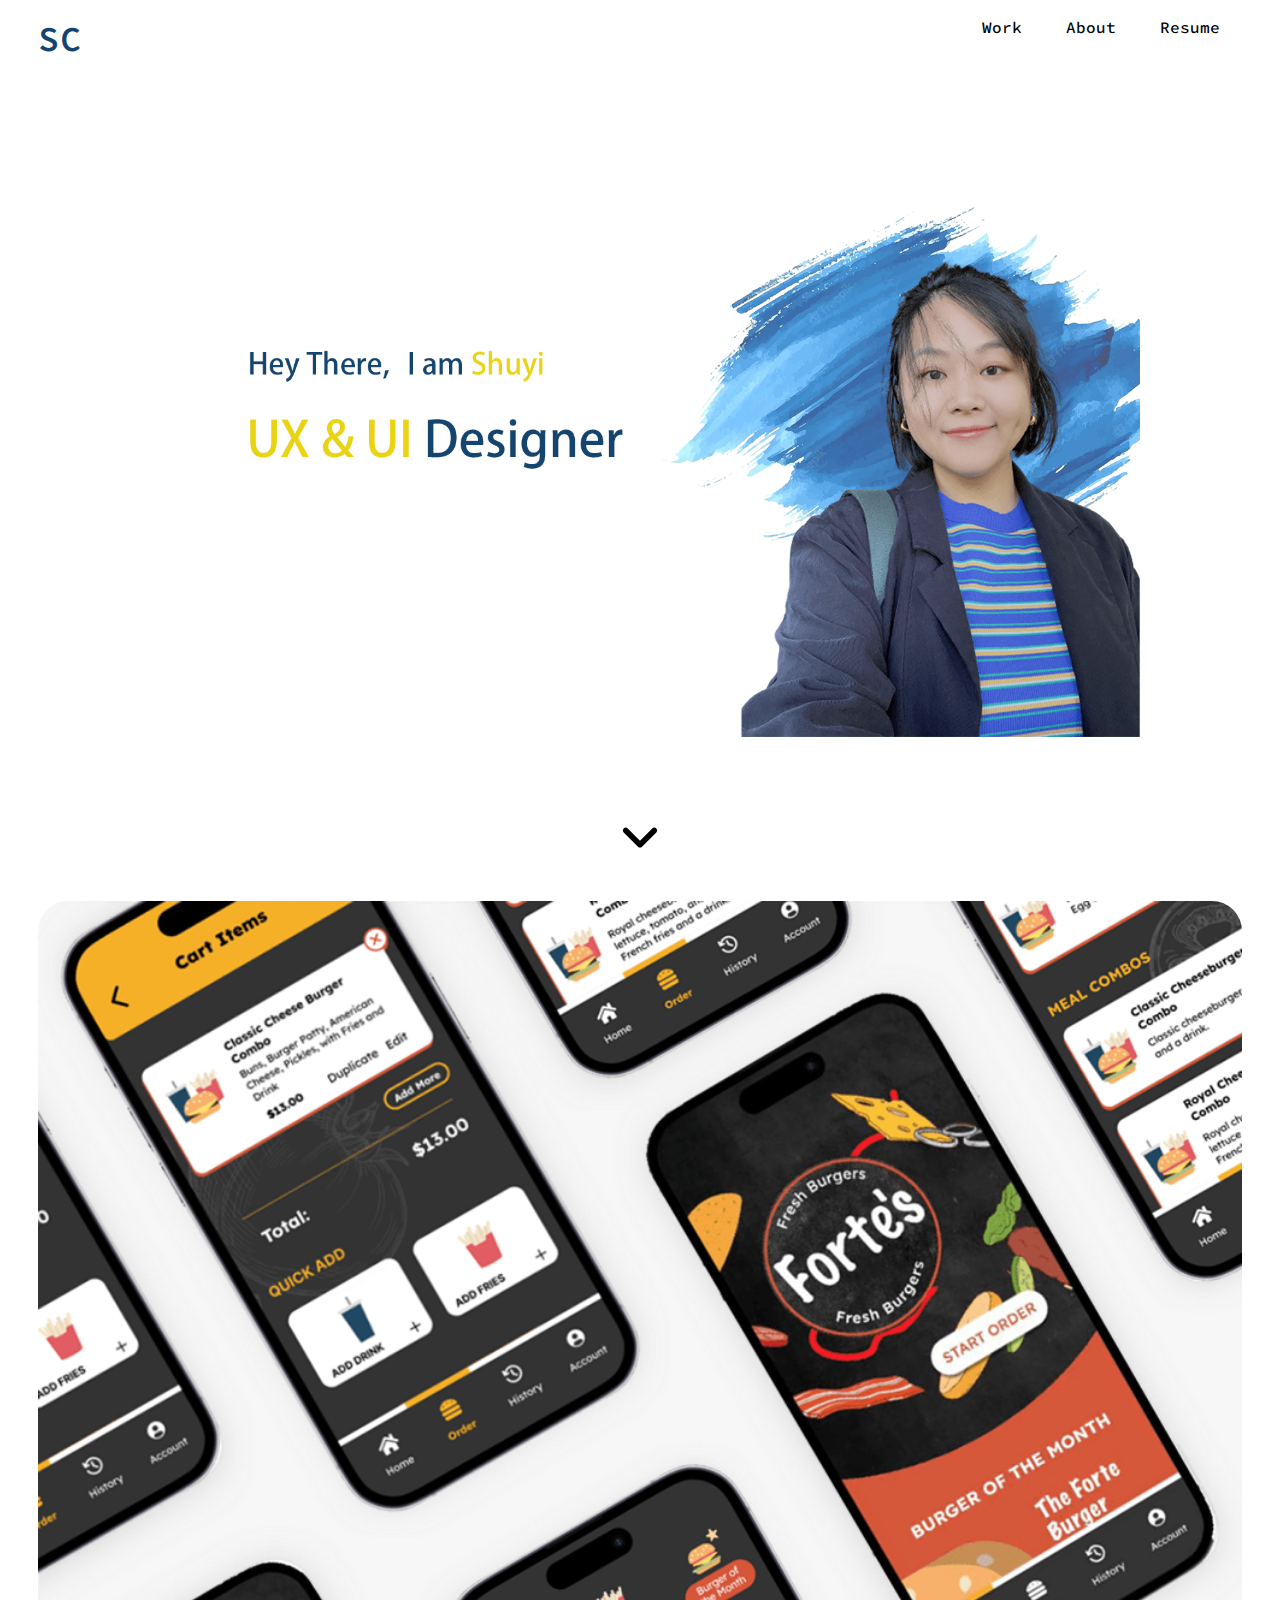
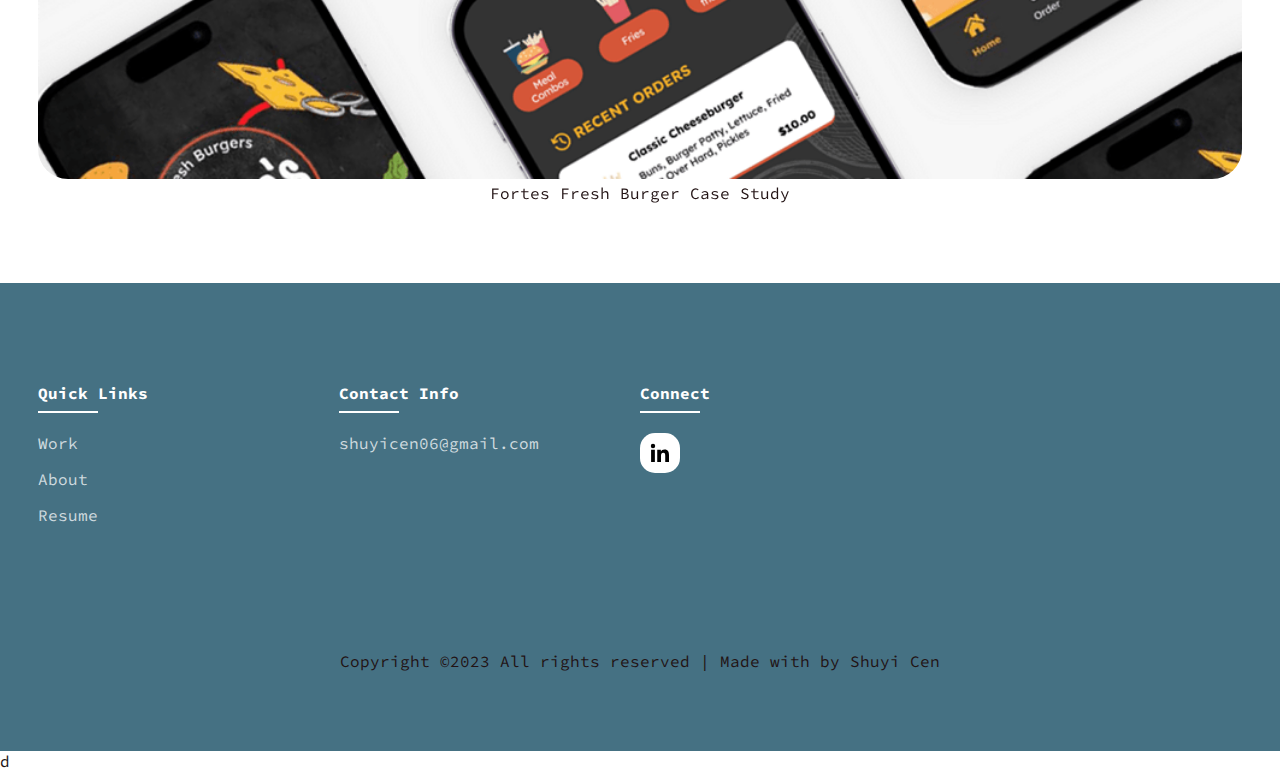
<file: index.html>
<!DOCTYPE html>
<html lang="en">
	<head>
		<meta charset="UTF-8" />
		<meta http-equiv="X-UA-Compatible" content="IE=edge" />
		<meta name="viewport" content="width=device-width,initial-scale=1.0" />
		<title>Shuyi Cen's Portfolio</title>
		<link rel="shortcut icon" type="image/png" href="image/logo.png" />
		<link rel="stylesheet" href="style.css" />

		<link rel="preconnect" href="https://fonts.googleapis.com" />
		<link rel="preconnect" href="https://fonts.gstatic.com" crossorigin />
		<link
			href="https://fonts.googleapis.com/css2?family=Source+Code+Pro:ital,wght@0,400;0,500;1,400;1,500&display=swap"
			rel="stylesheet"
		/>
	</head>
	<body>
		<!--header-->

		<header>
			<a href="index.html" class="logo">SC</a>
			<div class="bx bx-menu" id="menu-icon">
				<svg
					xmlns="http://www.w3.org/2000/svg"
					width="24"
					height="24"
					viewBox="0 0 24 24"
				>
					<path d="M4 6h16v2H4zm0 5h16v2H4zm0 5h16v2H4z"></path>
				</svg>
			</div>

			<ul class="navbar">
				<li><a href="index.html">Work</a></li>
				<li><a href="about.html">About</a></li>
				<li><a href="resume.html">Resume</a></li>
			</ul>
		</header>
		<!-- end header -->
		<!-- home section -->
		<section class="home" id="home">
			<div class="front">
				<picture>
					<source media="(max-width: 650px)" srcset="image/frontpage-650.png" />
					<source
						media="(max-width: 1000px)"
						srcset="image/frontpage-1000.png"
					/>
					<source
						media="(max-width: 1550px)"
						srcset="image/frontpage-1550.png"
					/>
					<img src="image/frontpage-1550.png" alt="frontpage" />
				</picture>
			</div>
			
			<div class="down">
				<svg xmlns="http://www.w3.org/2000/svg" viewBox="0 0 448 512">
					<!--! Font Awesome Pro 6.4.0 by @fontawesome - https://fontawesome.com License - https://fontawesome.com/license (Commercial License) Copyright 2023 Fonticons, Inc. -->
					<path
						d="M201.4 342.6c12.5 12.5 32.8 12.5 45.3 0l160-160c12.5-12.5 12.5-32.8 0-45.3s-32.8-12.5-45.3 0L224 274.7 86.6 137.4c-12.5-12.5-32.8-12.5-45.3 0s-12.5 32.8 0 45.3l160 160z"
					/>
				</svg>
			</div>
		</section>
		<!--recent project-->
		<section class="projects" id="projects">
			<div class="title"></div>
			<!-- <div class="projects-content">
				<div class="box">
					<div class="thum">
						<a href="mushroom.html"
							><img
								src="image/mushroom/mushroom festival-front page-1000.png"
								alt="mushroom"
						/></a>
						<p>Redesign Mushroom Festival Website</p>
					</div>
				</div> -->

				<div class="box">
					<div class="thum">
						<a href="burger.html"
							><img
								src="image/Fortes Fresh Burger/burger0frontpage-1000.png"
								alt="mushroom"
						/></a>
						<p><center>Fortes Fresh Burger Case Study</center></p>
					</div>
				</div>
			</div>
		</section>

		<!-- footer -->
		<section id="contact">
			<div class="footer">
				<div class="main">
					<div class="list">
						<h4>Quick Links</h4>
						<ul>
							<li><a href="index.html">Work</a></li>
							<li><a href="about.html">About</a></li>
							<li><a href="resume.html">Resume</a></li>
						</ul>
					</div>

					<div class="list">
						<h4>Contact Info</h4>
						<ul>
							<li><a href="#">shuyicen06@gmail.com</a></li>
						</ul>
					</div>

					<div class="list">
						<h4>Connect</h4>
						<div class="social">
							<a href="https://www.linkedin.com/in/shuyi-cen-5a1101208"
								><i class="bx bxl-linkedin"></i>
								<svg
									xmlns="http://www.w3.org/2000/svg"
									width="24"
									height="24"
									viewBox="0 0 24 24"
								>
									<circle cx="4.983" cy="5.009" r="2.188"></circle>
									<path
										d="M9.237 8.855v12.139h3.769v-6.003c0-1.584.298-3.118 2.262-3.118 1.937 0 1.961 1.811 1.961 3.218v5.904H21v-6.657c0-3.27-.704-5.783-4.526-5.783-1.835 0-3.065 1.007-3.568 1.96h-.051v-1.66H9.237zm-6.142 0H6.87v12.139H3.095z"
									></path>
								</svg>
							</a>
						</div>
					</div>
				</div>
			</div>
			<div class="end-text">
				<p>Copyright ©2023 All rights reserved | Made with by Shuyi Cen</p>
			</div>
		</section>

		<script type="text/javascript" src="script.js"></script>
	</body>
</html>
d
</file>
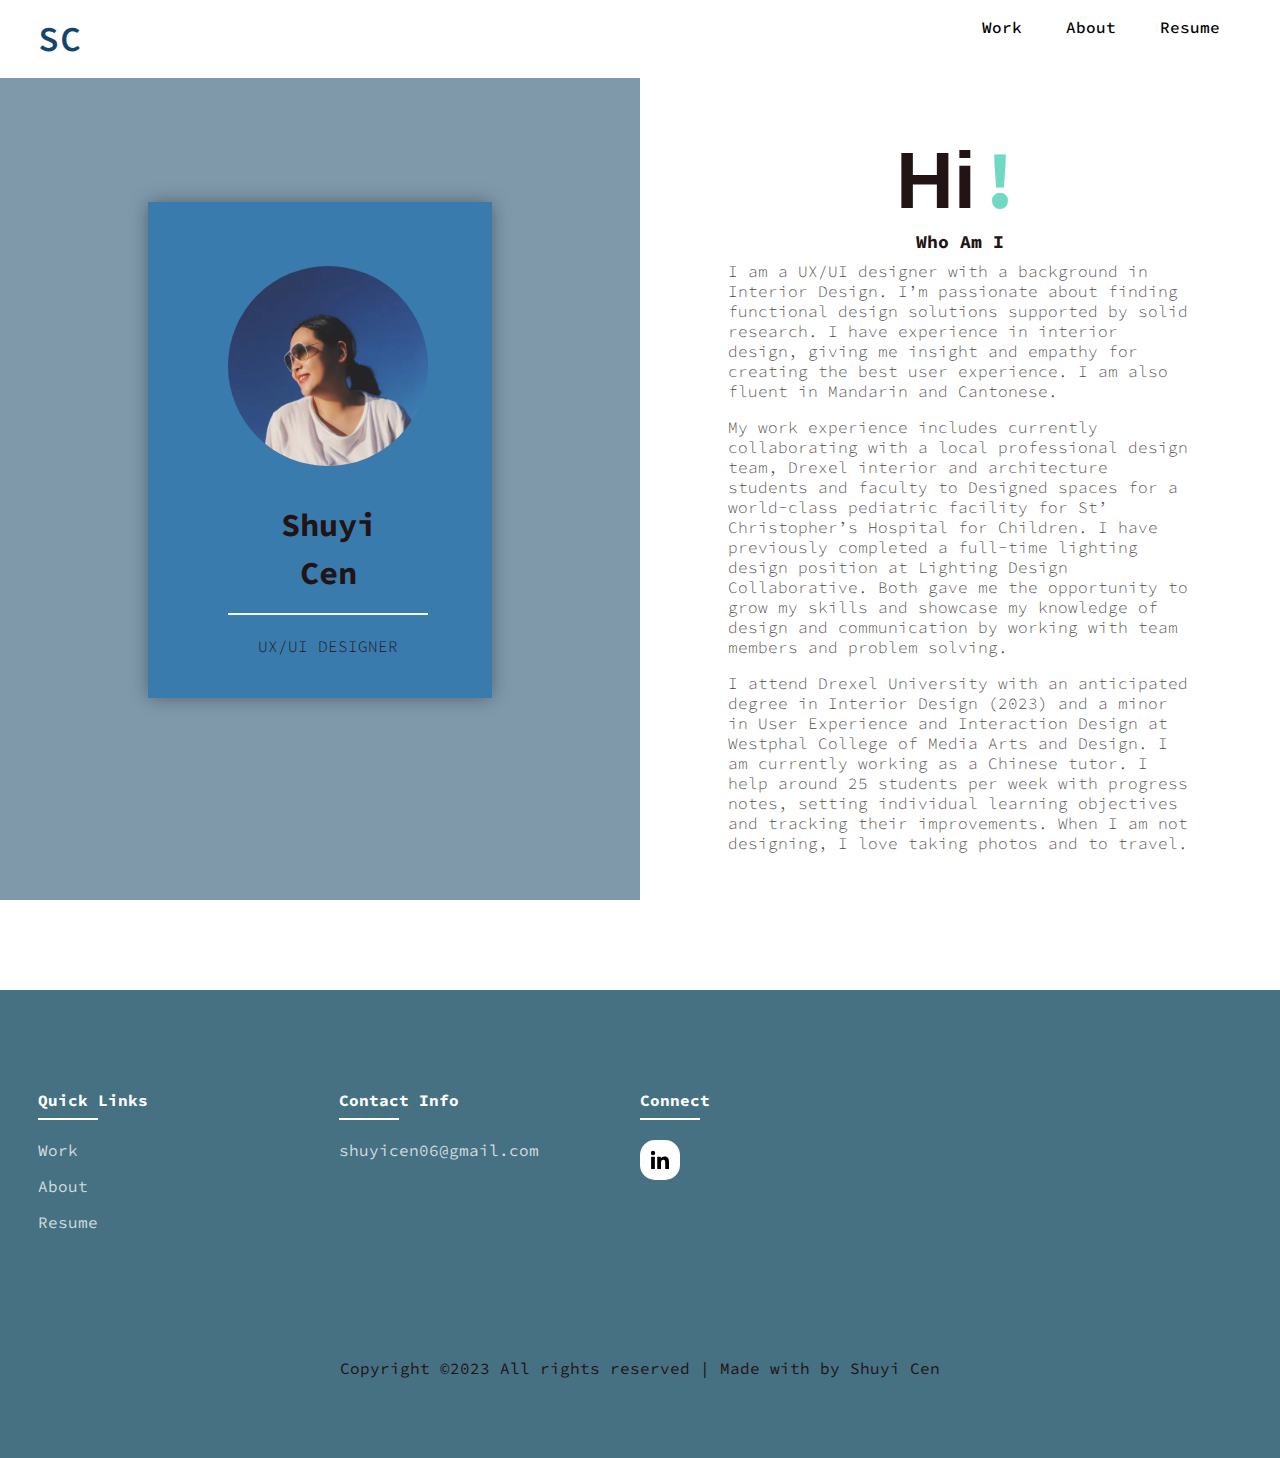
<file: about.html>
<!DOCTYPE html>
<html lang="en">
	<head>
		<meta charset="UTF-8" />
		<meta http-equiv="X-UA-Compatible" content="IE=edge" />
		<meta name="viewport" content="width=device-width,initial-scale=1.0" />
		<title>Shuyi Cen's Portfolio</title>
		<link rel="shortcut icon" type="image/png" href="./image/logo.png" />
		<link rel="stylesheet" href="style.css" />

		<link rel="preconnect" href="https://fonts.googleapis.com" />
		<link rel="preconnect" href="https://fonts.gstatic.com" crossorigin />
		<link
			href="https://fonts.googleapis.com/css2?family=Source+Code+Pro:ital,wght@0,400;0,500;1,400;1,500&display=swap"
			rel="stylesheet"
		/>
	</head>
	<body>
		<!--header-->
		<header>
			<a href="index.html" class="logo">SC</a>
			<div class="bx bx-menu" id="menu-icon">
				<svg
					xmlns="http://www.w3.org/2000/svg"
					width="24"
					height="24"
					viewBox="0 0 24 24"
				>
					<path d="M4 6h16v2H4zm0 5h16v2H4zm0 5h16v2H4z"></path>
				</svg>
			</div>

			<ul class="navbar">
				<li><a href="index.html">Work</a></li>
				<li><a href="about.html">About</a></li>
				<li><a href="resume.html">Resume</a></li>
			</ul>
		</header>

		<!-- end header -->
		<div class="about-wrapper">
			<div class="about-left">
				<div class="about-left-content">
					<div>
						<div class="shadow">
							<div class="about-img">
								<img src="./image/ME.jpeg" alt="me" />
							</div>
						</div>
						<h3>Shuyi<br />Cen</h3>
						<p>UX/UI Designer</p>
					</div>
				</div>
			</div>
			<div class="about-right">
				<h1>Hi<span>!</span></h1>
				<h2>Who Am I</h2>

				<div class="about-para">
					<p>
						I am a UX/UI designer with a background in Interior Design. I’m
						passionate about finding functional design solutions supported by
						solid research. I have experience in interior design, giving me
						insight and empathy for creating the best user experience. I am also
						fluent in Mandarin and Cantonese.
					</p>
					<p>
						My work experience includes currently collaborating with a local
						professional design team, Drexel interior and architecture students
						and faculty to Designed spaces for a world-class pediatric facility
						for St’ Christopher’s Hospital for Children. I have previously
						completed a full-time lighting design position at Lighting Design
						Collaborative. Both gave me the opportunity to grow my skills and
						showcase my knowledge of design and communication by working with
						team members and problem solving.
					</p>
					<p>
						I attend Drexel University with an anticipated degree in Interior
						Design (2023) and a minor in User Experience and Interaction Design
						at Westphal College of Media Arts and Design. I am currently working
						as a Chinese tutor. I help around 25 students per week with progress
						notes, setting individual learning objectives and tracking their
						improvements. When I am not designing, I love taking photos and to
						travel.
					</p>
				</div>
			</div>
		</div>

		<!-- footer -->
		<section id="contact">
			<div class="footer">
				<div class="main">
					<div class="list">
						<h4>Quick Links</h4>
						<ul>
							<li><a href="index.html">Work</a></li>
							<li><a href="about.html">About</a></li>
							<li><a href="resume.html">Resume</a></li>
						</ul>
					</div>

					<div class="list">
						<h4>Contact Info</h4>
						<ul>
							<li><a href="#">shuyicen06@gmail.com</a></li>
						</ul>
					</div>

					<div class="list">
						<h4>Connect</h4>
						<div class="social">
							<a href="https://www.linkedin.com/in/shuyi-cen-5a1101208"
								><i class="bx bxl-linkedin"></i>
								<svg
									xmlns="http://www.w3.org/2000/svg"
									width="24"
									height="24"
									viewBox="0 0 24 24"
								>
									<circle cx="4.983" cy="5.009" r="2.188"></circle>
									<path
										d="M9.237 8.855v12.139h3.769v-6.003c0-1.584.298-3.118 2.262-3.118 1.937 0 1.961 1.811 1.961 3.218v5.904H21v-6.657c0-3.27-.704-5.783-4.526-5.783-1.835 0-3.065 1.007-3.568 1.96h-.051v-1.66H9.237zm-6.142 0H6.87v12.139H3.095z"
									></path>
								</svg>
							</a>
						</div>
					</div>
				</div>
			</div>
			<div class="end-text">
				<p>Copyright ©2023 All rights reserved | Made with by Shuyi Cen</p>
			</div>
		</section>

		<script type="text/javascript" src="script.js"></script>
	</body>
</html>
</file>
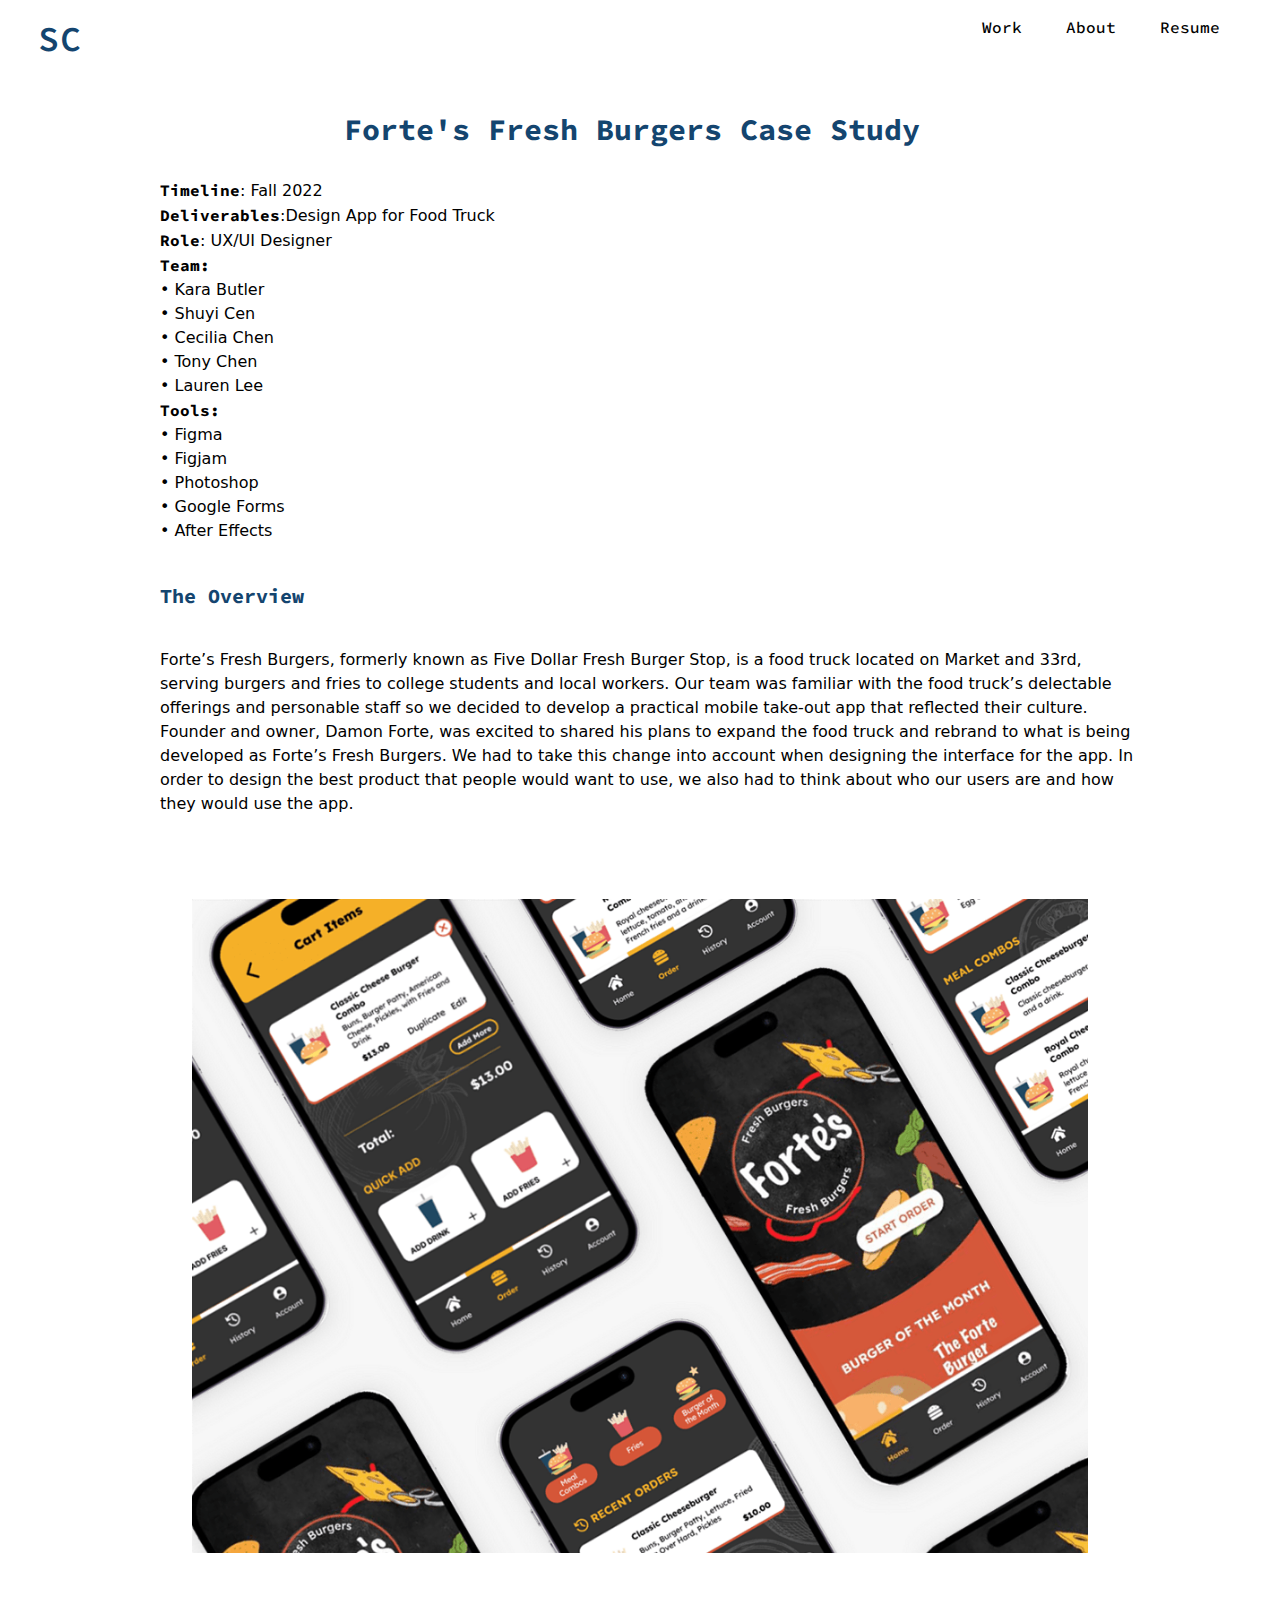
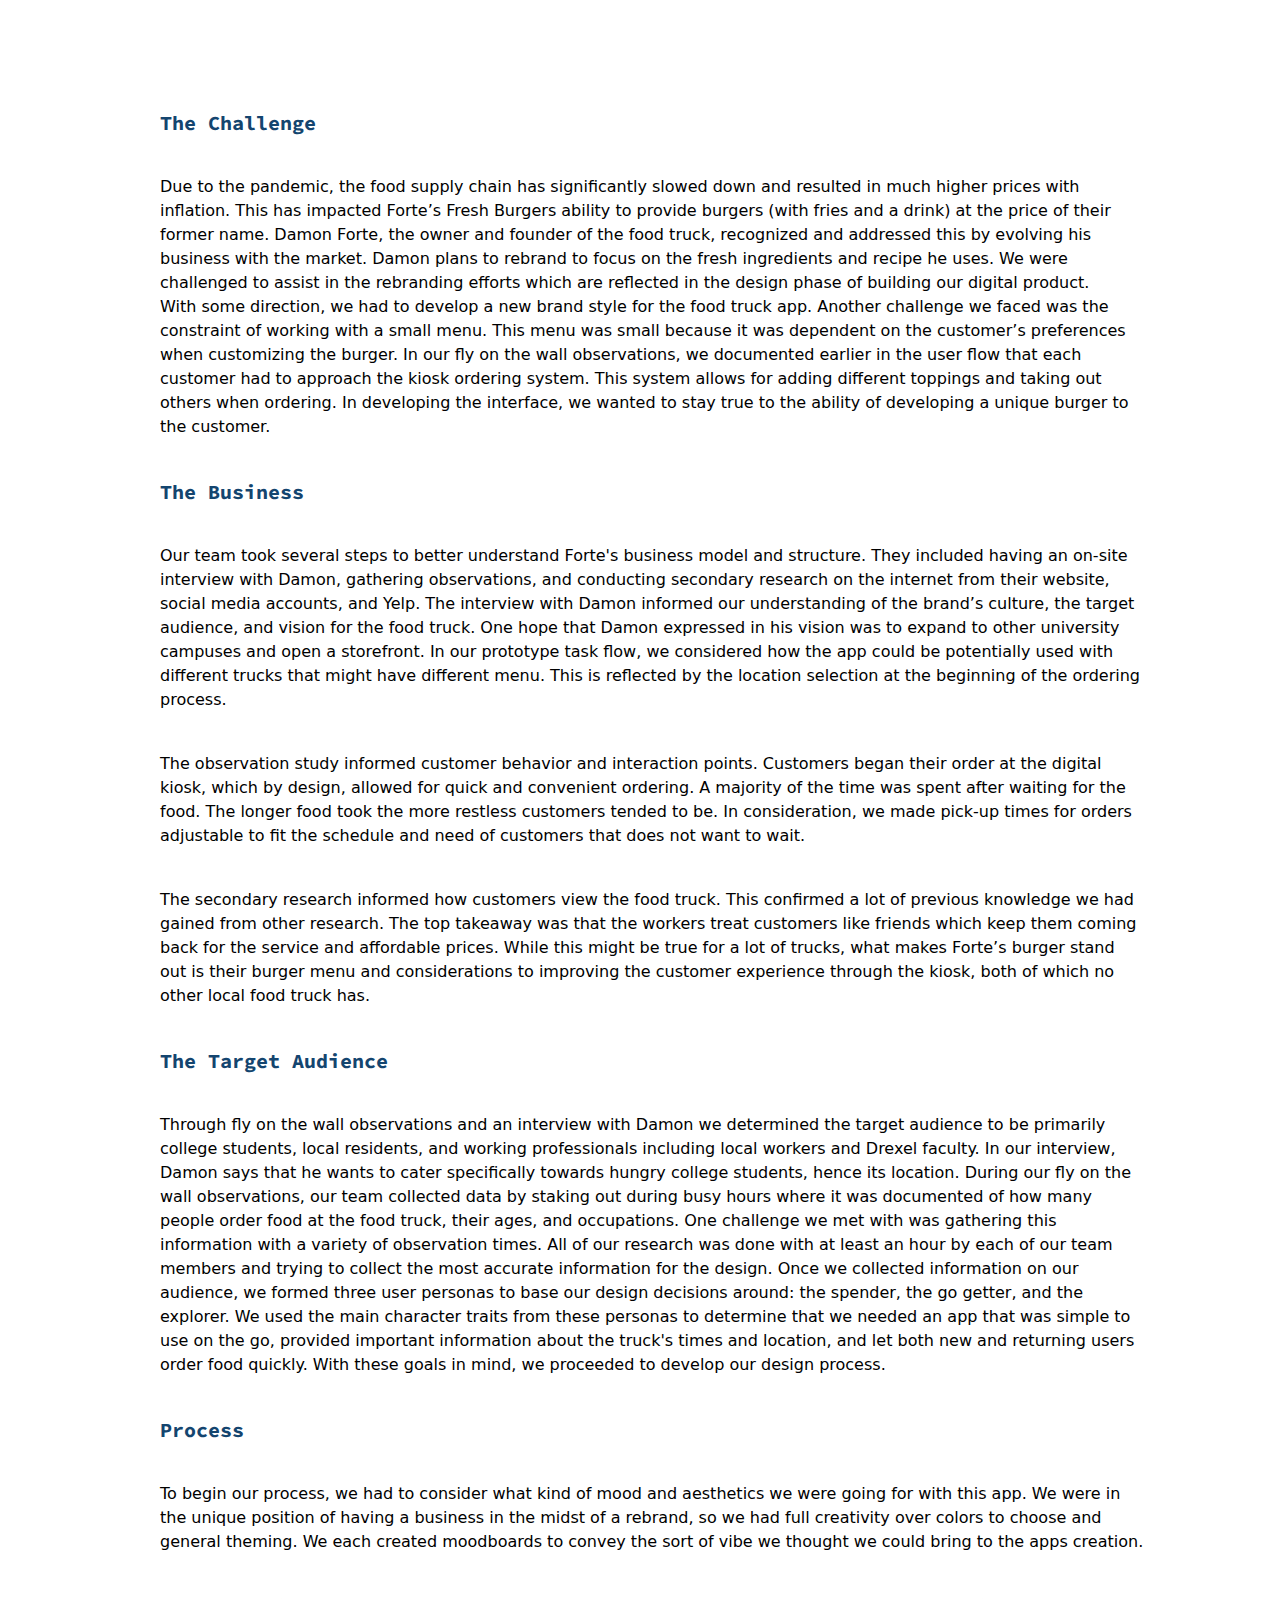
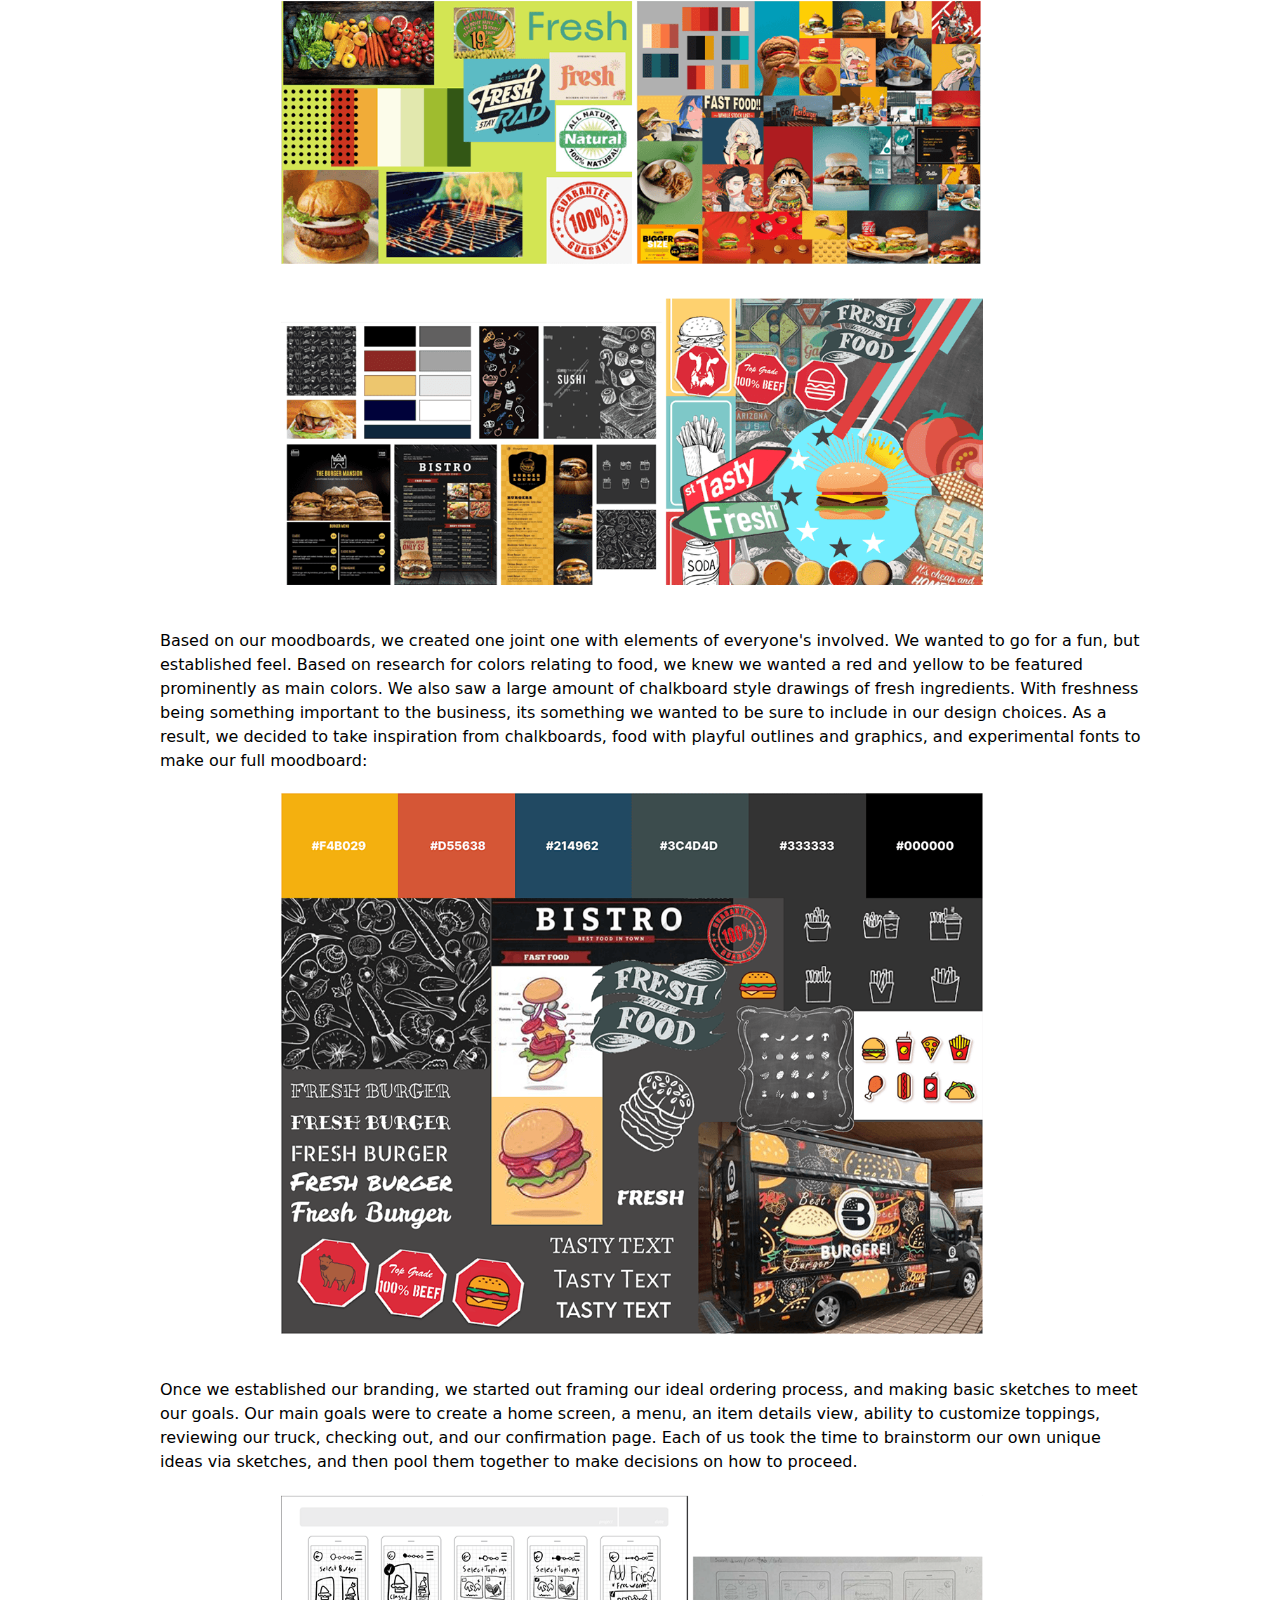
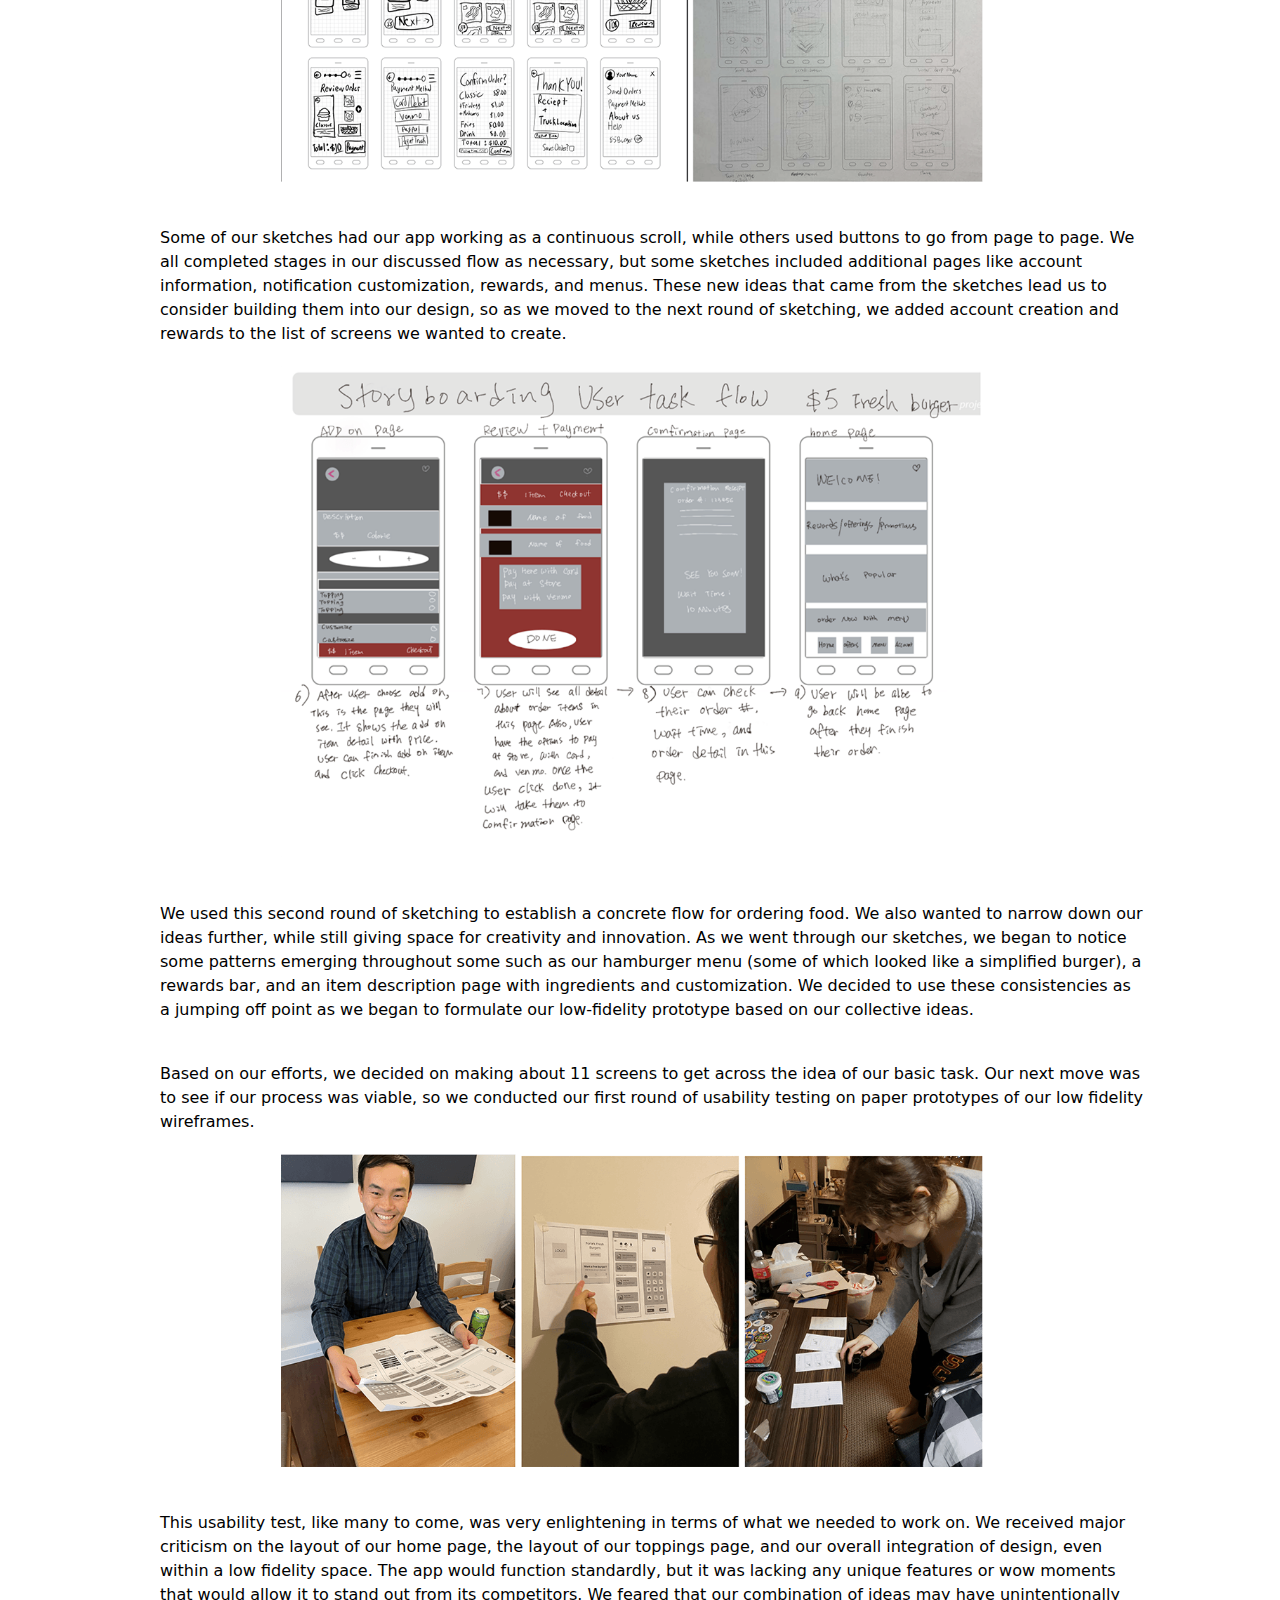
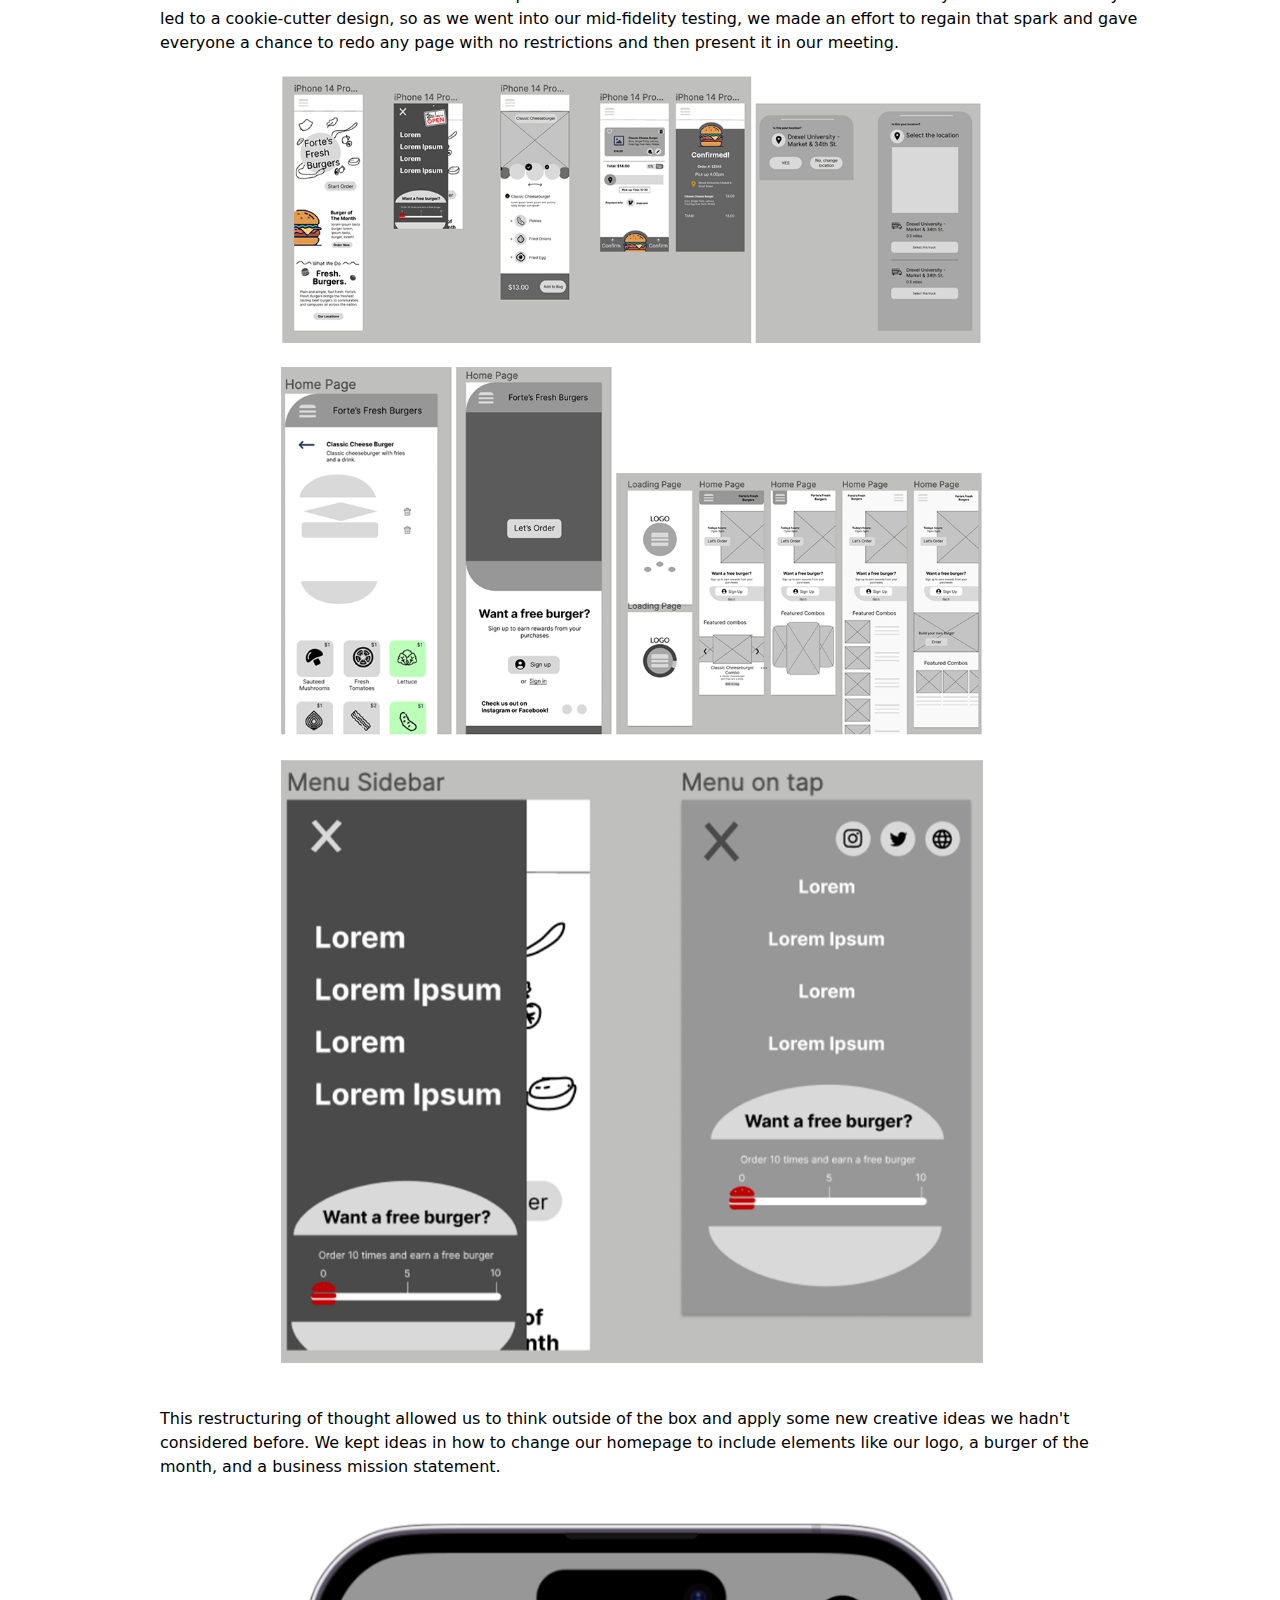
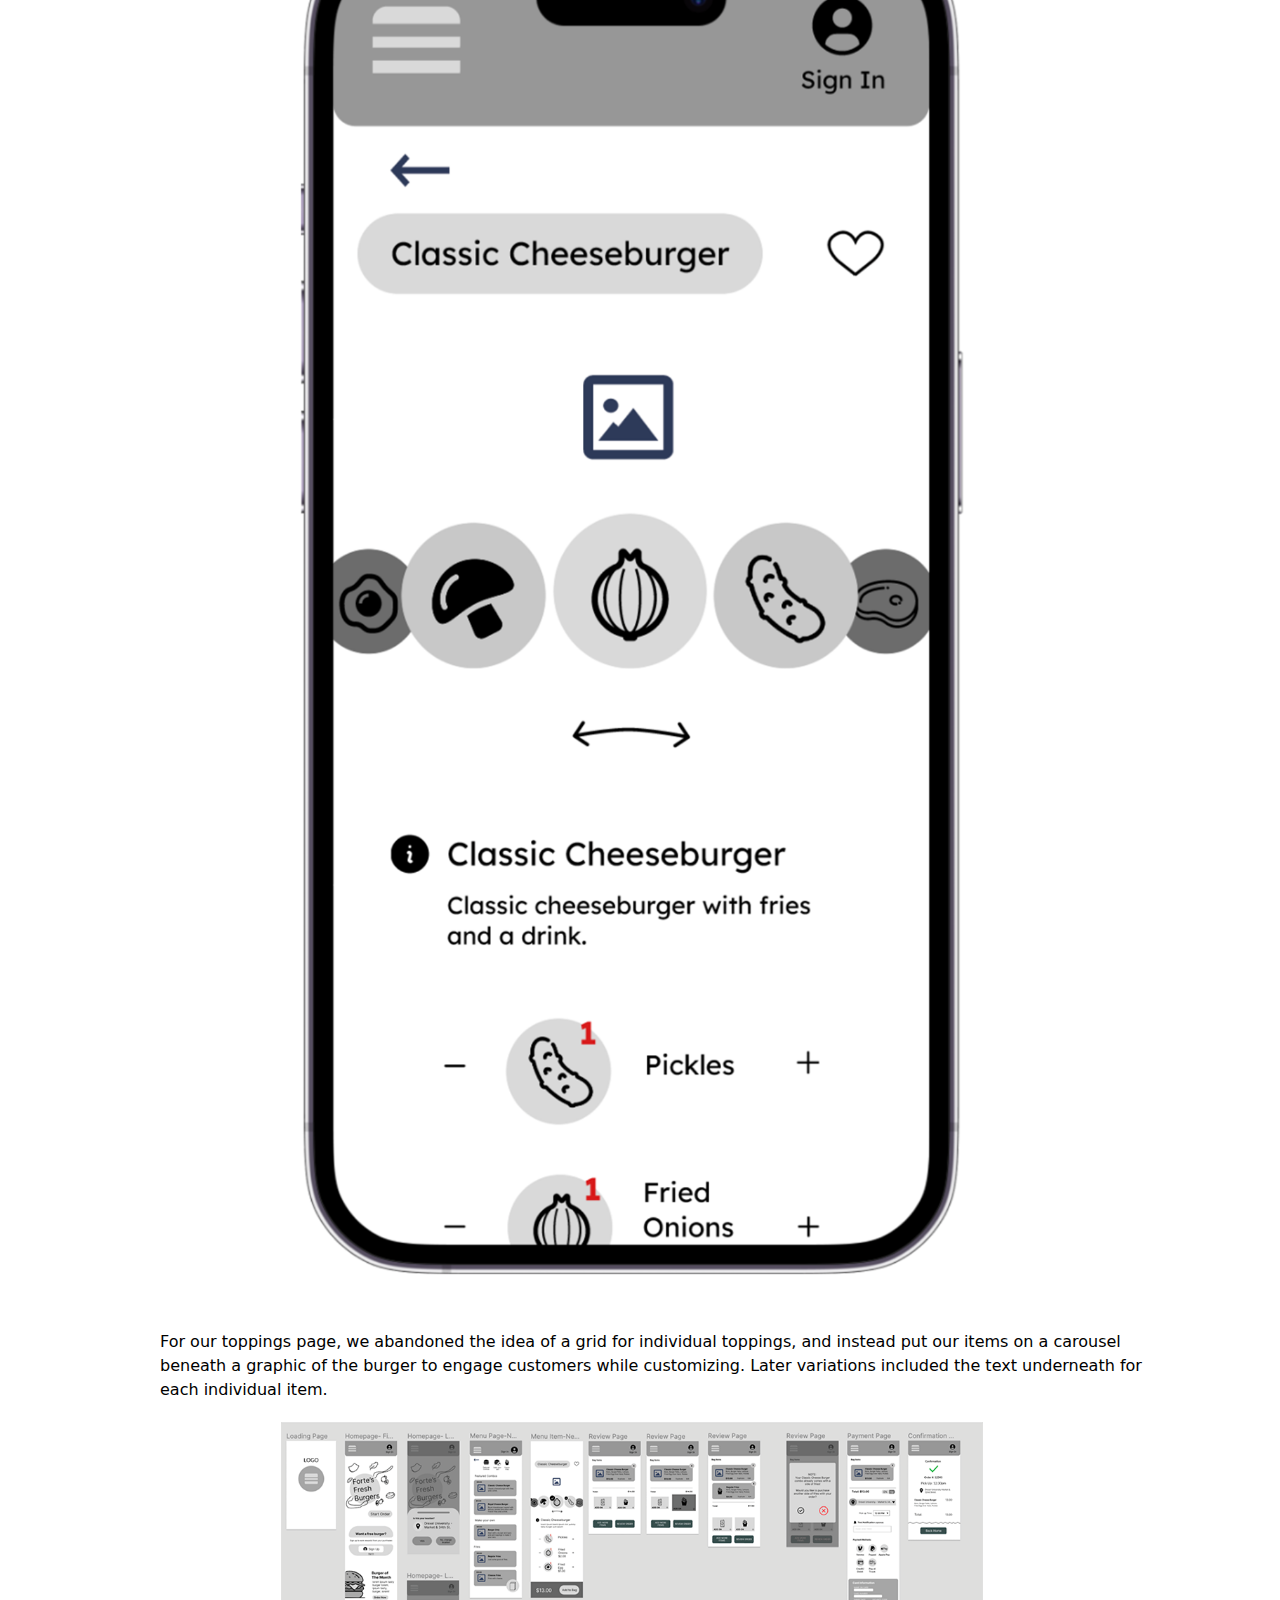
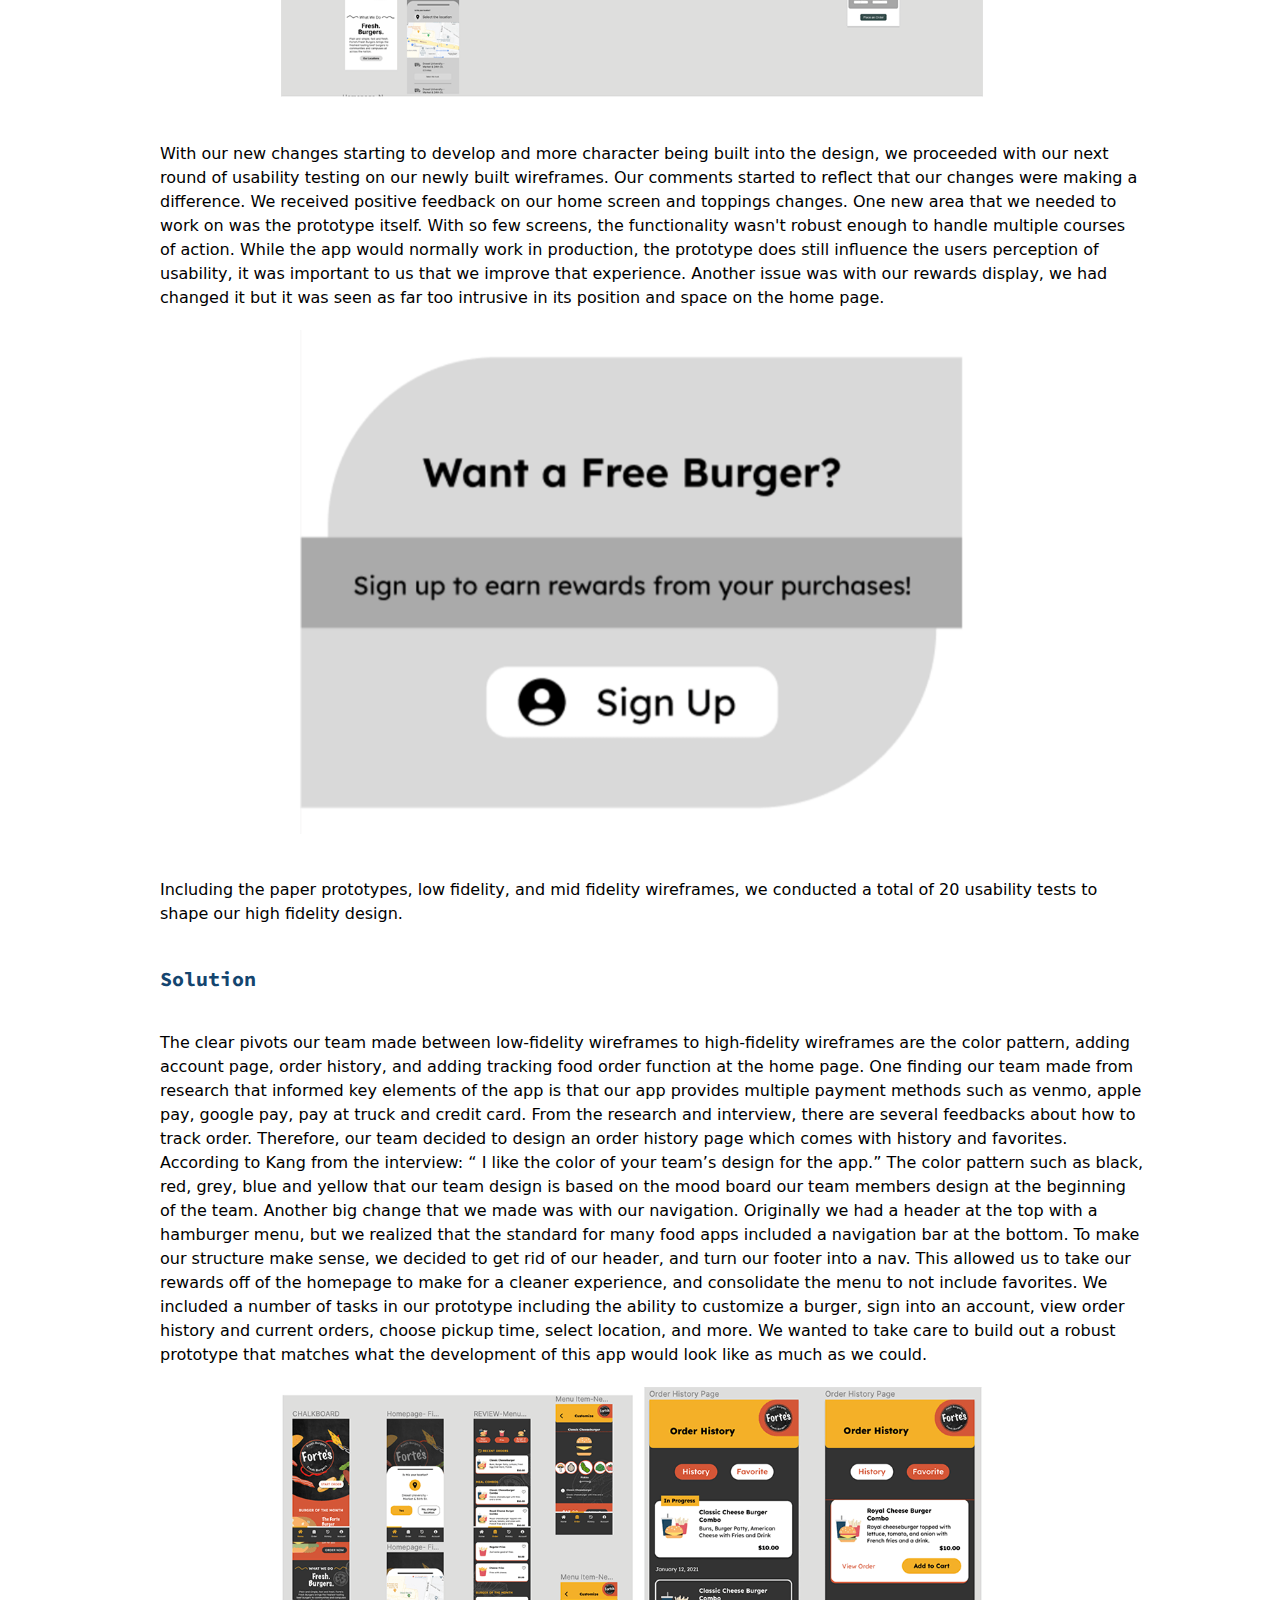
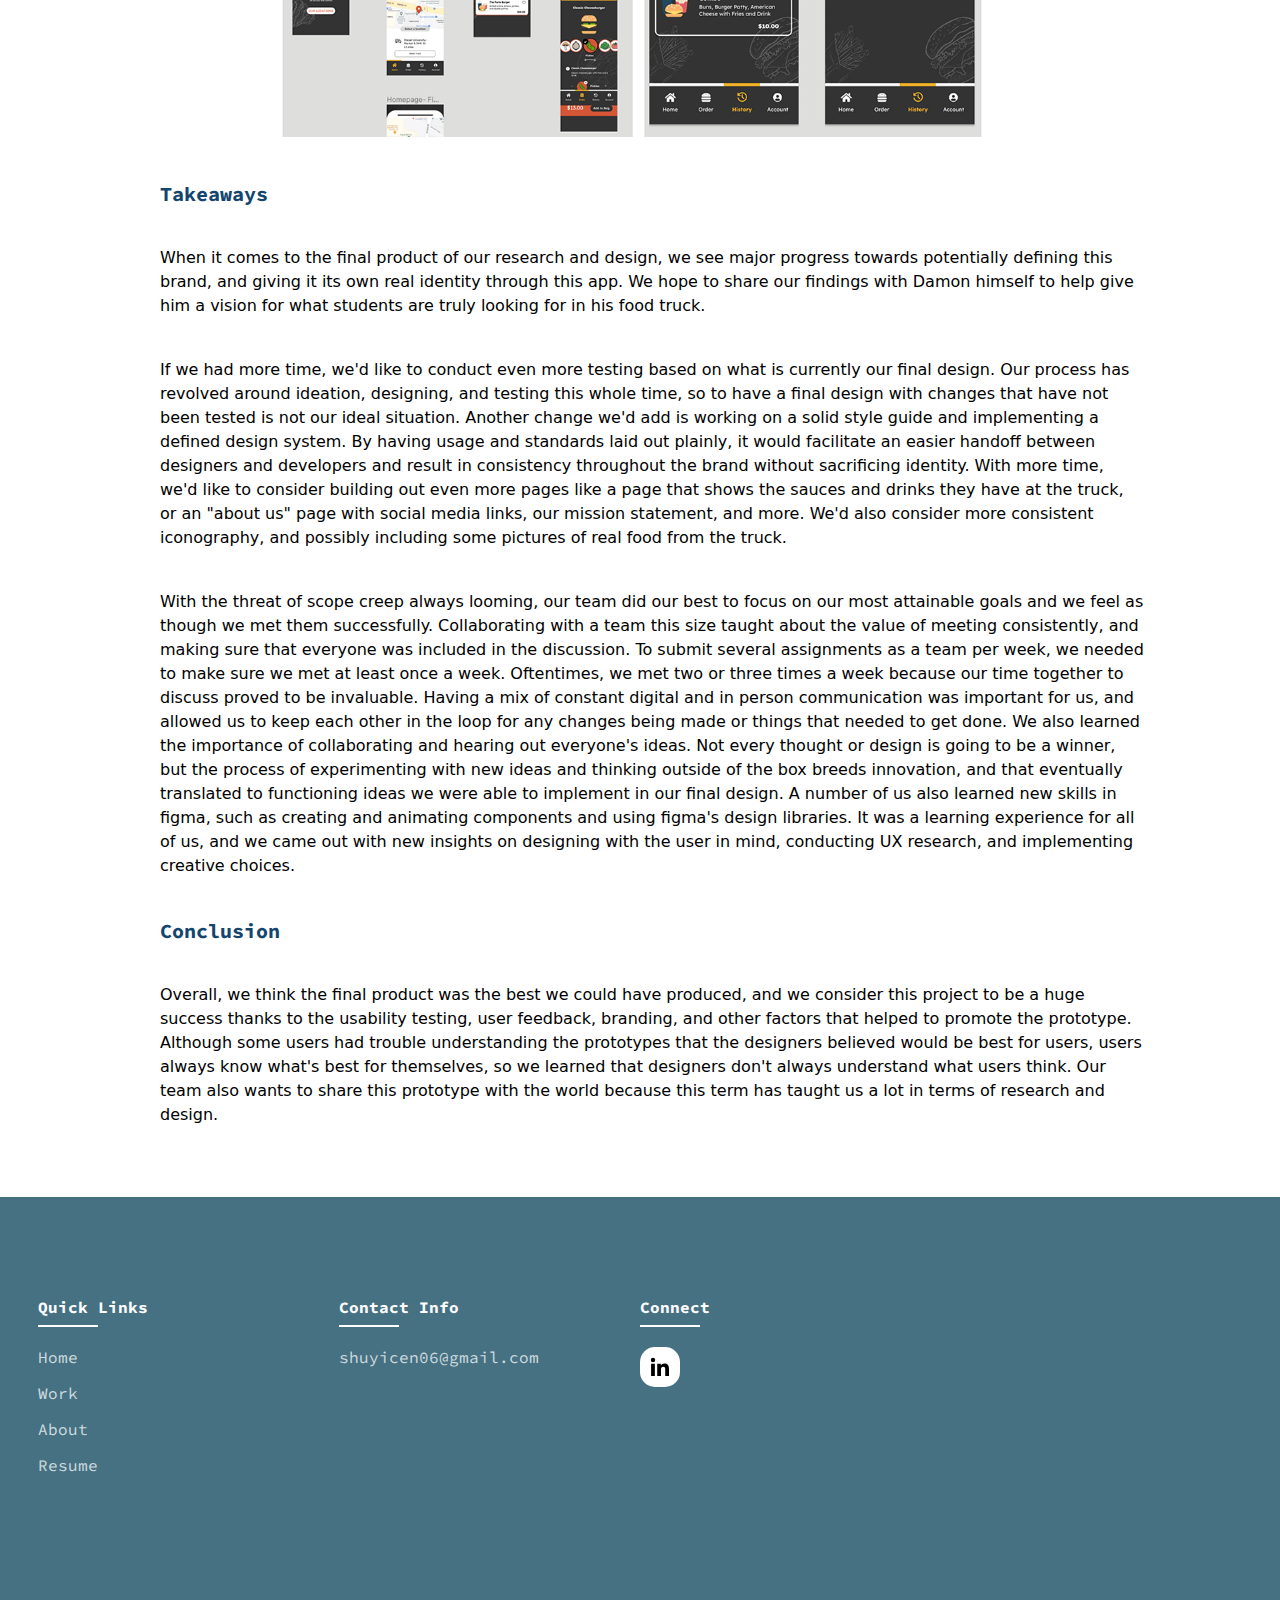
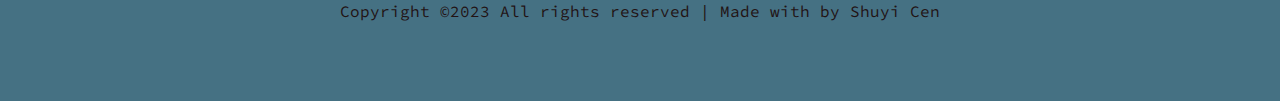
<file: burger.html>
<!DOCTYPE html>
<html lang="en">
	<head>
		<meta charset="UTF-8" />
		<meta http-equiv="X-UA-Compatible" content="IE=edge" />
		<meta name="viewport" content="width=device-width,initial-scale=1.0" />
		<title>Shuyi Cen's Portfolio</title>
		<link rel="shortcut icon" type="image/png" href="image/logo.png" />
		<link rel="stylesheet" href="style.css" />

		<link rel="preconnect" href="https://fonts.googleapis.com" />
		<link rel="preconnect" href="https://fonts.gstatic.com" crossorigin />
		<link
			href="https://fonts.googleapis.com/css2?family=Source+Code+Pro:ital,wght@0,400;0,500;1,400;1,500&display=swap"
			rel="stylesheet"
		/>
	</head>
	<body>
		<!--header-->

		<header>
			<a href="index.html" class="logo">SC</a>
			<div class="bx bx-menu" id="menu-icon">
				<svg
					xmlns="http://www.w3.org/2000/svg"
					width="24"
					height="24"
					viewBox="0 0 24 24"
				>
					<path d="M4 6h16v2H4zm0 5h16v2H4zm0 5h16v2H4z"></path>
				</svg>
			</div>

			<ul class="navbar">
				<li><a href="index.html">Work</a></li>
				<li><a href="about.html">About</a></li>
				<li><a href="resume.html">Resume</a></li>
			</ul>
		</header>
		<!-- end header -->
		<div class="header">
			<h2>Forte's Fresh Burgers Case Study</h2>
			<p>
				<b>Timeline</b>: Fall 2022 <br/><b>Deliverables</b>:Design App for Food Truck <br/>
				<b>Role</b>: UX/UI Designer<br/>
				<b>Team:</b>
				 <br/> &#x2022 Kara Butler<br/>
				&#x2022 Shuyi Cen<br/>
				&#x2022 Cecilia Chen<br/>
				&#x2022 Tony Chen<br/>
				&#x2022 Lauren Lee<br/> 
				<b>Tools:</b> <br/>&#x2022 Figma<br/>&#x2022 Figjam <br/> &#x2022 Photoshop <br/> &#x2022 Google Forms <br/> &#x2022 After Effects
			</p>
			<h4>The Overview</h4>
			<p>
				Forte’s Fresh Burgers, formerly known as Five Dollar Fresh Burger Stop, is a food truck located on Market and 33rd, serving burgers and fries to college students and local workers. Our team was familiar with the food truck’s delectable offerings and personable staff so we decided to develop a practical mobile take-out app that reflected their culture. Founder and owner, Damon Forte, was excited to shared his plans to expand the food truck and rebrand to what is being developed as Forte’s Fresh Burgers. We had to take this change into account when designing the interface for the app. In order to design the best product that people would want to use, we also had to think about who our users are and how they would use the app. 
			</p>
		</div>
		<div class="work">
			<img src="image/Fortes Fresh Burger/burger0frontpage-1000.png">
		</div>
		<div class="header">
			<h4>
				The Challenge
			</h4>
			<p>
				Due to the pandemic, the food supply chain has significantly slowed down and resulted in much higher prices with inflation. This has impacted Forte’s Fresh Burgers ability to provide burgers (with fries and a drink) at the price of their former name. Damon Forte, the owner and founder of the food truck, recognized and addressed this by evolving his business with the market. Damon plans to rebrand to focus on the fresh ingredients and recipe he uses. We were challenged to assist in the rebranding efforts which are reflected in the design phase of building our digital product. <br/> With some direction, we had to develop a new brand style for the food truck app. 
Another challenge we faced was the constraint of working with a small menu. This menu was small because it was dependent on the customer’s preferences when customizing the burger. In our fly on the wall observations, we documented earlier in the user flow that each customer had to approach the kiosk ordering system. This system allows for adding different toppings and taking out others when ordering. In developing the interface, we wanted to stay true to the ability of developing a unique burger to the customer. 
			</p>
			<h4>The Business</h4>
			<p>
				Our team took several steps to better understand Forte's business model and structure. They included having an on-site interview with Damon, gathering observations, and conducting secondary research on the internet from their website, social media accounts, and Yelp. The interview with Damon informed our understanding of the brand’s culture, the target audience, and vision for the food truck. One hope that Damon expressed in his vision was to expand to other university campuses and open a storefront. In our prototype task flow, we considered how the app could be potentially used with different trucks that might have different menu. This is reflected by the location selection at the beginning of the ordering process. 
			</p>
			<p>
				The observation study informed customer behavior and interaction points. Customers began their order at the digital kiosk, which by design, allowed for quick and convenient ordering. A majority of the time was spent after waiting for the food. The longer food took the more restless customers tended to be. In consideration, we made pick-up times for orders adjustable to fit the schedule and need of customers that does not want to wait. 
			</p>
			<p>
				The secondary research informed how customers view the food truck. This confirmed a lot of previous knowledge we had gained from other research. The top takeaway was that the workers treat customers like friends which keep them coming back for the service and affordable prices. While this might be true for a lot of trucks, what makes Forte’s burger stand out is their burger menu and considerations to improving the customer experience through the kiosk, both of which no other local food truck has. 
			</p>
			<h4>
				The Target Audience
			</h4>
			<p>
				Through fly on the wall observations and an interview with Damon we determined the target audience to be primarily college students, local residents, and working professionals including local workers and Drexel faculty. In our interview, Damon says that he wants to cater specifically towards hungry college students, hence its location. During our fly on the wall observations, our team collected data by staking out during busy hours where it was documented of how many people order food at the food truck, their ages, and occupations. One challenge we met with was gathering this information with a variety of observation times. All of our research was done with at least an hour by each of our team members and trying to collect the most accurate information for the design. Once we collected information on our audience, we formed three user personas to base our design decisions around: the spender, the go getter, and the explorer. We used the main character traits from these personas to determine that we needed an app that was simple to use on the go, provided important information about the truck's times and location, and let both new and returning users order food quickly. With these goals in mind, we proceeded to develop our design process.
			</p>
			<h4>
				Process
			</h4>
			<p>
				To begin our process, we had to consider what kind of mood and aesthetics we were going for with this app. We were in the unique position of having a business in the midst of a rebrand, so we had full creativity over colors to choose and general theming. We each created moodboards to convey the sort of vibe we thought we could bring to the apps creation. ​​
			</p>
			<div class="work">
				<img src="image/Fortes Fresh Burger/burger-process-1000.png">
			</div>
			<p>
				Based on our moodboards, we created one joint one with elements of everyone's involved. We wanted to go for a fun, but established feel. Based on research for colors relating to food, we knew we wanted a red and yellow to be featured prominently as main colors. We also saw a large amount of chalkboard style drawings of fresh ingredients. With freshness being something important to the business, its something we wanted to be sure to include in our design choices. As a result, we decided to take inspiration from chalkboards, food with playful outlines and graphics, and experimental fonts to make our full moodboard:
			</p>
			<div class="work">
				<img src="image/Fortes Fresh Burger/mood board 1000.png">
			</div>
			<p>
				Once we established our branding, we started out framing our ideal ordering process, and making basic sketches to meet our goals. Our main goals were to create a home screen, a menu, an item details view, ability to customize toppings, reviewing our truck, checking out, and our confirmation page. Each of us took the time to brainstorm our own unique ideas via sketches, and then pool them together to make decisions on how to proceed. 
			</p>
			<div class="work">
				<img src="image/Fortes Fresh Burger/skteches-1-1000.png">
			</div>
			<p>
			Some of our sketches had our app working as a continuous scroll, while others used buttons to go from page to page. We all completed stages in our discussed flow as necessary, but some sketches included additional pages like account information, notification customization, rewards, and menus. These new ideas that came from the sketches lead us to consider building them into our design, so as we moved to the next round of sketching, we added account creation and rewards to the list of screens we wanted to create. </p>
			<div class="work">
				<img src="image/Fortes Fresh Burger/sketches-2-1000.png">
			</div>
			<p>
				We used this second round of sketching to establish a concrete flow for ordering food. We also wanted to narrow down our ideas further, while still giving space for creativity and innovation. As we went through our sketches, we began to notice some patterns emerging throughout some such as our hamburger menu (some of which looked like a simplified burger), a rewards bar, and an item description page with ingredients and  customization. We decided to use these consistencies as a jumping off point as we began to formulate our low-fidelity prototype based on our collective ideas. 
			</p>
			<p>
				Based on our efforts, we decided on making about 11 screens to get across the idea of our basic task. Our next move was to see if our process was viable, so we conducted our first round of usability testing on paper prototypes of our low fidelity wireframes. 
			</p>
			<div class="work">
				<img src="image/Fortes Fresh Burger/interview-1000.png">
			</div>
			<p>
				This usability test, like many to come, was very enlightening in terms of what we needed to work on. We received major criticism on the layout of our home page, the layout of our toppings page, and our overall integration of design, even within a low fidelity space. The app would function standardly, but it was lacking any unique features or wow moments that would allow it to stand out from its competitors. We feared that our combination of ideas may have unintentionally led to a cookie-cutter design, so as we went into our mid-fidelity testing, we made an effort to regain that spark and gave everyone a chance to redo any page with no restrictions and then present it in our meeting. 
			</p>
			<div class="work">
				<img src="image/Fortes Fresh Burger/draft-1000.png">
			</div>
			<div class="work">
				<img src="image/Fortes Fresh Burger/homepage-1000.png">
			</div>
			<div class="work">
				<img src="image/Fortes Fresh Burger/menusidebar-1000.png">
			</div>
			<p>
				This restructuring of thought allowed us to think outside of the box and apply some new creative ideas we hadn't considered before. We kept ideas in how to change our homepage to include elements like our logo, a burger of the month, and a business mission statement. 
			</p>
			<div class="work">
				<img src="image/Fortes Fresh Burger/sign in-1000.png" alt="sign in">
			</div>
			<p>
				For our toppings page, we abandoned the idea of a grid for individual toppings, and instead put our items on a carousel beneath a graphic of the burger to engage customers while customizing. Later variations included the text underneath for each individual item. 
			</p>
			<div class="work">
				<img src="image/Fortes Fresh Burger/all page-1000.png">
			</div>
			<p>
				With our new changes starting to develop and more character being built into the design, we proceeded with our next round of usability testing on our newly built wireframes. Our comments started to reflect that our changes were making a difference. We received positive feedback on our home screen and toppings changes. One new area that we needed to work on was the prototype itself. With so few screens, the functionality wasn't robust enough to handle multiple courses of action. While the app would normally work in production, the prototype does still influence the users perception of usability, it was important to us that we improve that experience. Another issue was with our rewards display, we had changed it but it was seen as far too intrusive in its position and space on the home page. 
			</p>
			<div class="work">
				<img src="image/Fortes Fresh Burger/want a free burger-1000.png">
			</div>
			<p>

Including the paper prototypes, low fidelity, and mid fidelity wireframes, we conducted a total of 20 usability tests to shape our high fidelity design. 
			</p>
			<h4>Solution</h4>
			<p>
				The clear pivots our team made between low-fidelity wireframes to high-fidelity wireframes are the color pattern, adding account page, order history, and adding tracking food order function at the home page. One finding our team made from research that informed key elements of the app is that our app provides multiple payment methods such as venmo, apple pay, google pay, pay at truck and credit card. From the research and interview, there are several feedbacks about how to track order. Therefore, our team decided to design an order history page which comes with history and favorites. According to Kang from the interview: “ I like the color of your team’s design for the app.”  The color pattern such as black, red, grey, blue and yellow that our team design is based on the mood board our team members design at the beginning of the team. Another big change that we made was with our navigation. Originally we had a header at the top with a hamburger menu, but we realized that the standard for many food apps included a navigation bar at the bottom. To make our structure make sense, we decided to get rid of our header, and turn our footer into a nav. This allowed us to take our rewards off of the homepage to make for a cleaner experience, and consolidate the menu to not include favorites. We included a number of tasks in our prototype including the ability to customize a burger, sign into an account, view order history and current orders, choose pickup time, select location, and more. We wanted to take care to build out a robust prototype that matches what the development of this app would look like as much as we could. 
			</p>
			<div class="work">
				<img src="image/Fortes Fresh Burger/order history-1000.png">
			</div>
			<h4>Takeaways</h4>
			<p>When it comes to the final product of our research and design, we see major progress towards potentially defining this brand, and giving it its own real identity through this app. We hope to share our findings with Damon himself to help give him a vision for what students are truly looking for in his food truck. 
			</p>
			<p>
				If we had more time, we'd like to conduct even more testing based on what is currently our final design. Our process has revolved around ideation, designing, and testing this whole time, so to have a final design with changes that have not been tested is not our ideal situation. Another change we'd add is working on a solid style guide and implementing a defined design system. By having usage and standards laid out plainly, it would facilitate an easier handoff between designers and developers and result in consistency throughout the brand without sacrificing identity.  With more time, we'd like to consider building out even more pages like a page that shows the sauces and drinks they have at the truck, or an "about us" page with social media links, our mission statement, and more. We'd also consider more consistent iconography, and possibly including some pictures of real food from the truck.
			</p>
			<p>
				With the threat of scope creep always looming, our team did our best to focus on our most attainable goals and we feel as though we met them successfully. Collaborating with a team this size taught about the value of meeting consistently, and making sure that everyone was included in the discussion. To submit several assignments as a team per week, we needed to make sure we met at least once a week. Oftentimes, we met two or three times a week because our time together to discuss proved to be invaluable. Having a mix of constant digital and in person communication was important for us, and allowed us to keep each other in the loop for any changes being made or things that needed to get done. We also learned the importance of collaborating and hearing out everyone's ideas. Not every thought or design is going to be a winner, but the process of experimenting with new ideas and thinking outside of the box breeds innovation, and that eventually translated to functioning ideas we were able to implement in our final design. A number of us also learned new skills in figma, such as creating and animating components and using figma's design libraries. It was a learning experience for all of us, and we came out with new insights on designing with the user in mind, conducting UX research, and implementing creative choices.
			</p>
			<h4>
				Conclusion
			</h4>
			<p>
				Overall, we think the final product was the best we could have produced, and we consider this project to be a huge success thanks to the usability testing, user feedback, branding, and other factors that helped to promote the prototype. Although some users had trouble understanding the prototypes that the designers believed would be best for users, users always know what's best for themselves, so we learned that designers don't always understand what users think. Our team also wants to share this prototype with the world because this term has taught us a lot in terms of research and design.

			</p>
		</div>
		<!-- footer -->
		<section id="contact">
			<div class="footer">
				<div class="main">
					<div class="list">
						<h4>Quick Links</h4>
						<ul>
							<li><a href="index.html">Home</a></li>
							<li><a href="work.html">Work</a></li>
							<li><a href="about.html">About</a></li>
							<li><a href="resume.html">Resume</a></li>
						</ul>
					</div>

					<div class="list">
						<h4>Contact Info</h4>
						<ul>
							<li><a href="#">shuyicen06@gmail.com</a></li>
						</ul>
					</div>

					<div class="list">
						<h4>Connect</h4>
						<div class="social">
							<a href="https://www.linkedin.com/in/shuyi-cen-5a1101208"
								><i class="bx bxl-linkedin"></i>
								<svg
									xmlns="http://www.w3.org/2000/svg"
									width="24"
									height="24"
									viewBox="0 0 24 24"
								>
									<circle cx="4.983" cy="5.009" r="2.188"></circle>
									<path
										d="M9.237 8.855v12.139h3.769v-6.003c0-1.584.298-3.118 2.262-3.118 1.937 0 1.961 1.811 1.961 3.218v5.904H21v-6.657c0-3.27-.704-5.783-4.526-5.783-1.835 0-3.065 1.007-3.568 1.96h-.051v-1.66H9.237zm-6.142 0H6.87v12.139H3.095z"
									></path>
								</svg>
							</a>
						</div>
					</div>
				</div>
			</div>
			<div class="end-text">
				<p>Copyright ©2023 All rights reserved | Made with by Shuyi Cen</p>
			</div>
		</section>

		<script type="text/javascript" src="script.js"></script>
	</body>
</html>
</file>
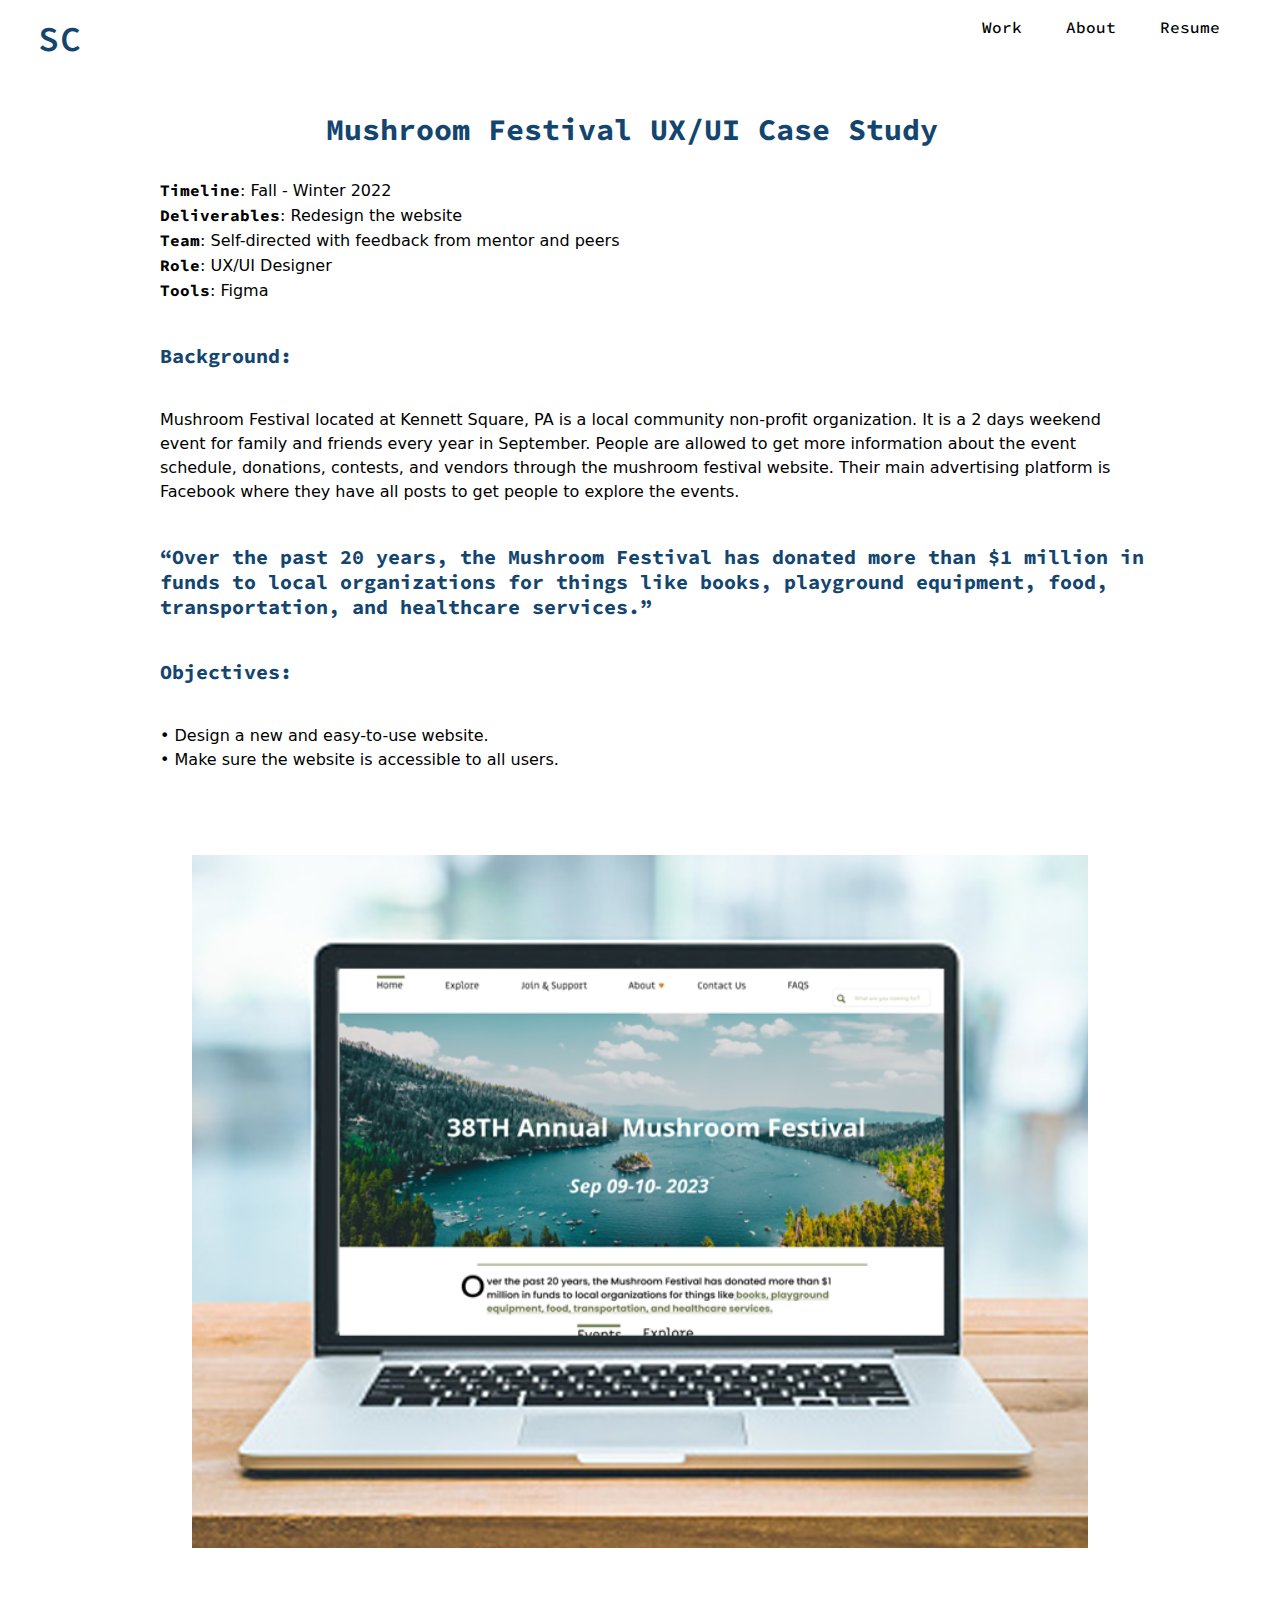
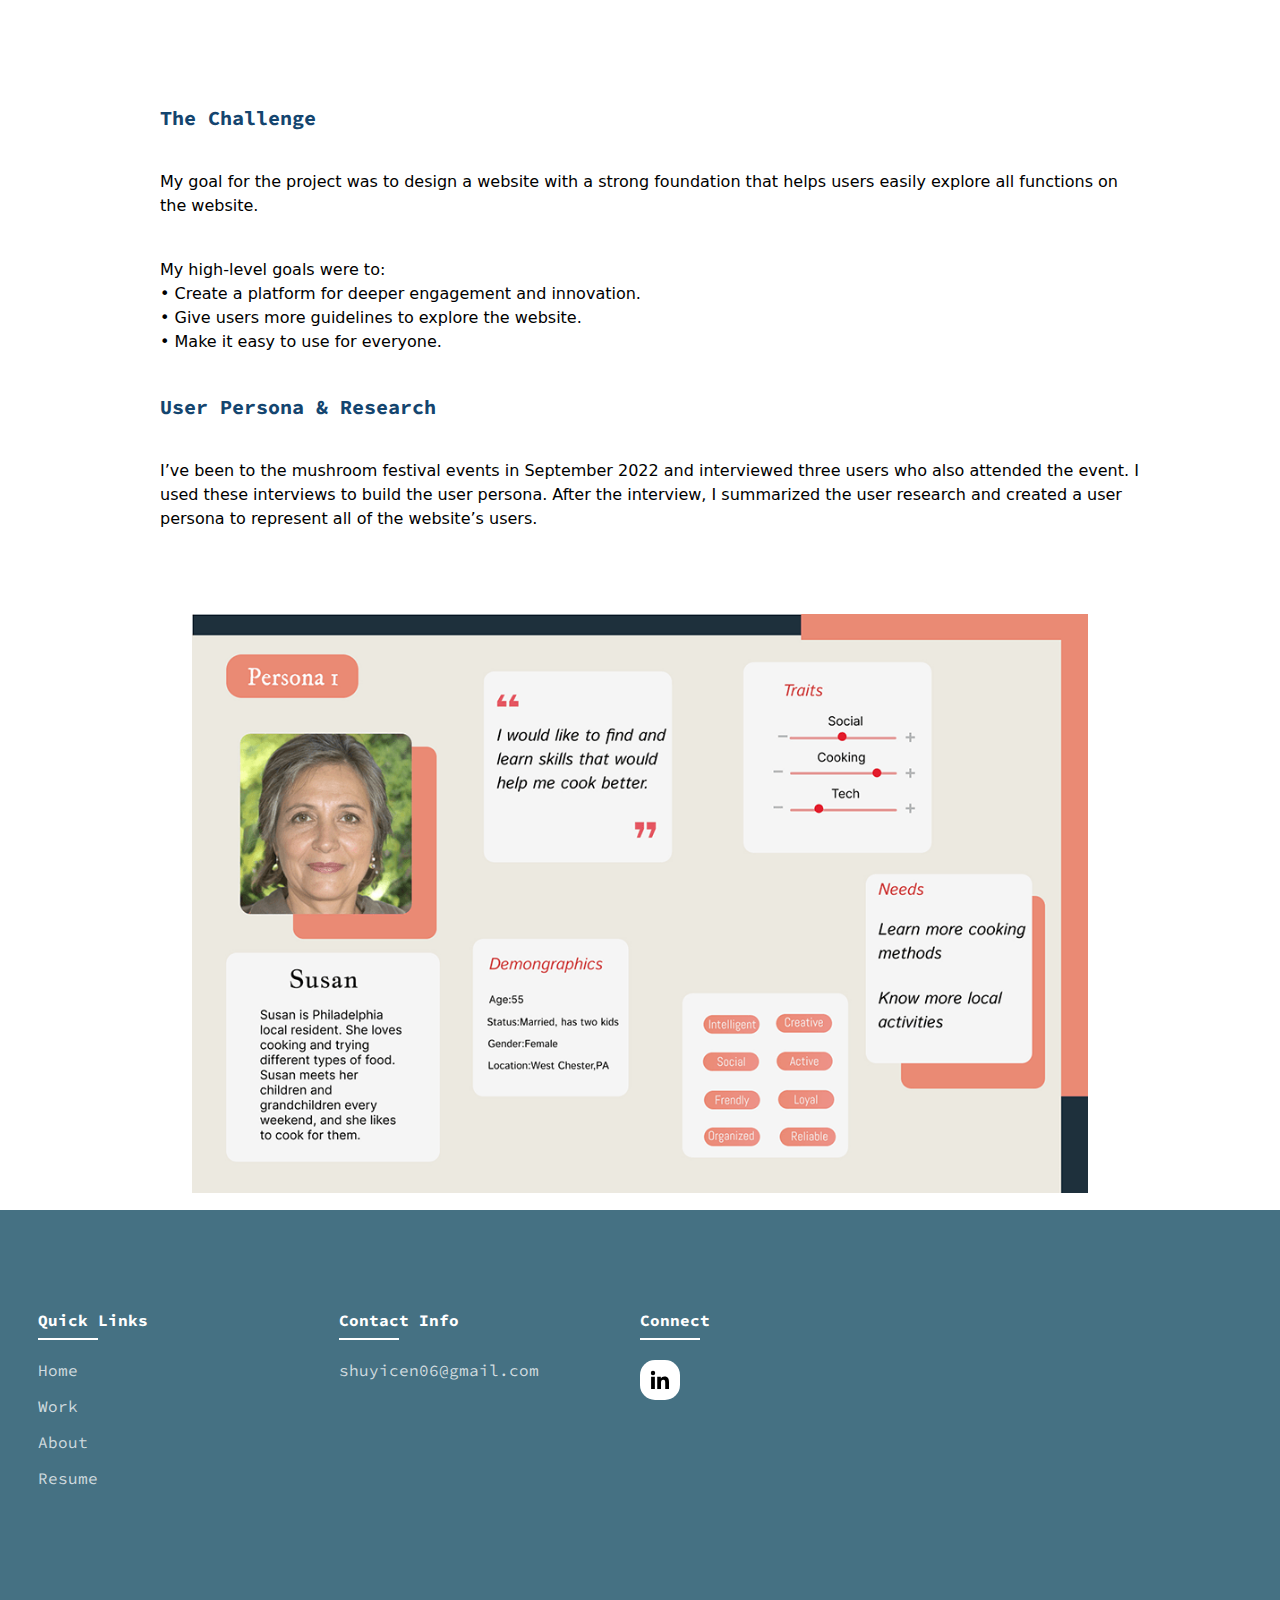
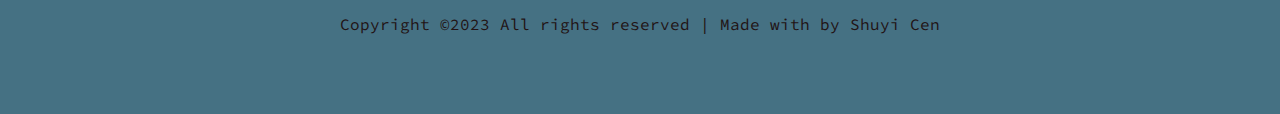
<file: mushroom.html>
<!DOCTYPE html>
<html lang="en">
	<head>
		<meta charset="UTF-8" />
		<meta http-equiv="X-UA-Compatible" content="IE=edge" />
		<meta name="viewport" content="width=device-width,initial-scale=1.0" />
		<title>Shuyi Cen's Portfolio</title>
		<link rel="shortcut icon" type="image/png" href="image/logo.png" />
		<link rel="stylesheet" href="style.css" />

		<link rel="preconnect" href="https://fonts.googleapis.com" />
		<link rel="preconnect" href="https://fonts.gstatic.com" crossorigin />
		<link
			href="https://fonts.googleapis.com/css2?family=Source+Code+Pro:ital,wght@0,400;0,500;1,400;1,500&display=swap"
			rel="stylesheet"
		/>
	</head>
	<body>
		<!--header-->

		<header>
			<a href="index.html" class="logo">SC</a>
			<div class="bx bx-menu" id="menu-icon">
				<svg
					xmlns="http://www.w3.org/2000/svg"
					width="24"
					height="24"
					viewBox="0 0 24 24"
				>
					<path d="M4 6h16v2H4zm0 5h16v2H4zm0 5h16v2H4z"></path>
				</svg>
			</div>

			<ul class="navbar">
				<li><a href="index.html">Work</a></li>
				<li><a href="about.html">About</a></li>
				<li><a href="resume.html">Resume</a></li>
			</ul>
		</header>
		<!-- end header -->
		<div class="header">
			<h2>Mushroom Festival UX/UI Case Study</h2>
			<p>
				<b>Timeline</b>: Fall - Winter 2022 <br /><b>Deliverables</b>: Redesign
				the website <br /><b>Team</b>: Self-directed with feedback from mentor
				and peers<br />
				<b>Role</b>: UX/UI Designer<br />
				<b>Tools</b>: Figma
			</p>
			<h4>Background:</h4>
			<p>
				Mushroom Festival located at Kennett Square, PA is a local community
				non-profit organization. It is a 2 days weekend event for family and
				friends every year in September. People are allowed to get more
				information about the event schedule, donations, contests, and vendors
				through the mushroom festival website. Their main advertising platform
				is Facebook where they have all posts to get people to explore the
				events.
			</p>
			<h4>
				“Over the past 20 years, the Mushroom Festival has donated more than $1
				million in funds to local organizations for things like books,
				playground equipment, food, transportation, and healthcare services.”
			</h4>
			<h4>Objectives:</h4>
			<p>
				&#x2022 Design a new and easy-to-use website. <br />&#x2022 Make sure the website is
				accessible to all users.
			</p>
		</div>
		<div class="work">
			<img src="image/mushroom/mushroom festival-front page-crop.png">
		</div>
		<div class="header">
			<h4>
				The Challenge
			</h4>
			<p>
				My goal for the project was to design a website with a strong foundation that helps users easily explore all functions on the website. <br/></p>
				<p>

My high-level goals were to:<br/>

&#x2022 Create a platform for deeper engagement and innovation.<br/>

&#x2022 Give users more guidelines to explore the website.<br/>

&#x2022 Make it easy to use for everyone.<br/>
			</p>
			<h4>User Persona & Research</h4>
			<p>
				I’ve been to the mushroom festival events in September 2022 and interviewed three users who also attended the event. I used these interviews to build the user persona. After the interview, I summarized the user research and created a user persona to represent all of the website’s users.
			</p>
		</div>
		<div class="work">
			<img src="image/mushroom/Persona-1000.png">
		</div>

        
		<!-- footer -->
		<section id="contact">
			<div class="footer">
				<div class="main">
					<div class="list">
						<h4>Quick Links</h4>
						<ul>
							<li><a href="index.html">Home</a></li>
							<li><a href="work.html">Work</a></li>
							<li><a href="about.html">About</a></li>
							<li><a href="resume.html">Resume</a></li>
						</ul>
					</div>

					<div class="list">
						<h4>Contact Info</h4>
						<ul>
							<li><a href="#">shuyicen06@gmail.com</a></li>
						</ul>
					</div>

					<div class="list">
						<h4>Connect</h4>
						<div class="social">
							<a href="https://www.linkedin.com/in/shuyi-cen-5a1101208"
								><i class="bx bxl-linkedin"></i>
								<svg
									xmlns="http://www.w3.org/2000/svg"
									width="24"
									height="24"
									viewBox="0 0 24 24"
								>
									<circle cx="4.983" cy="5.009" r="2.188"></circle>
									<path
										d="M9.237 8.855v12.139h3.769v-6.003c0-1.584.298-3.118 2.262-3.118 1.937 0 1.961 1.811 1.961 3.218v5.904H21v-6.657c0-3.27-.704-5.783-4.526-5.783-1.835 0-3.065 1.007-3.568 1.96h-.051v-1.66H9.237zm-6.142 0H6.87v12.139H3.095z"
									></path>
								</svg>
							</a>
						</div>
					</div>
				</div>
			</div>
			<div class="end-text">
				<p>Copyright ©2023 All rights reserved | Made with by Shuyi Cen</p>
			</div>
		</section>

		<script type="text/javascript" src="script.js"></script>
	</body>
</html>
</file>
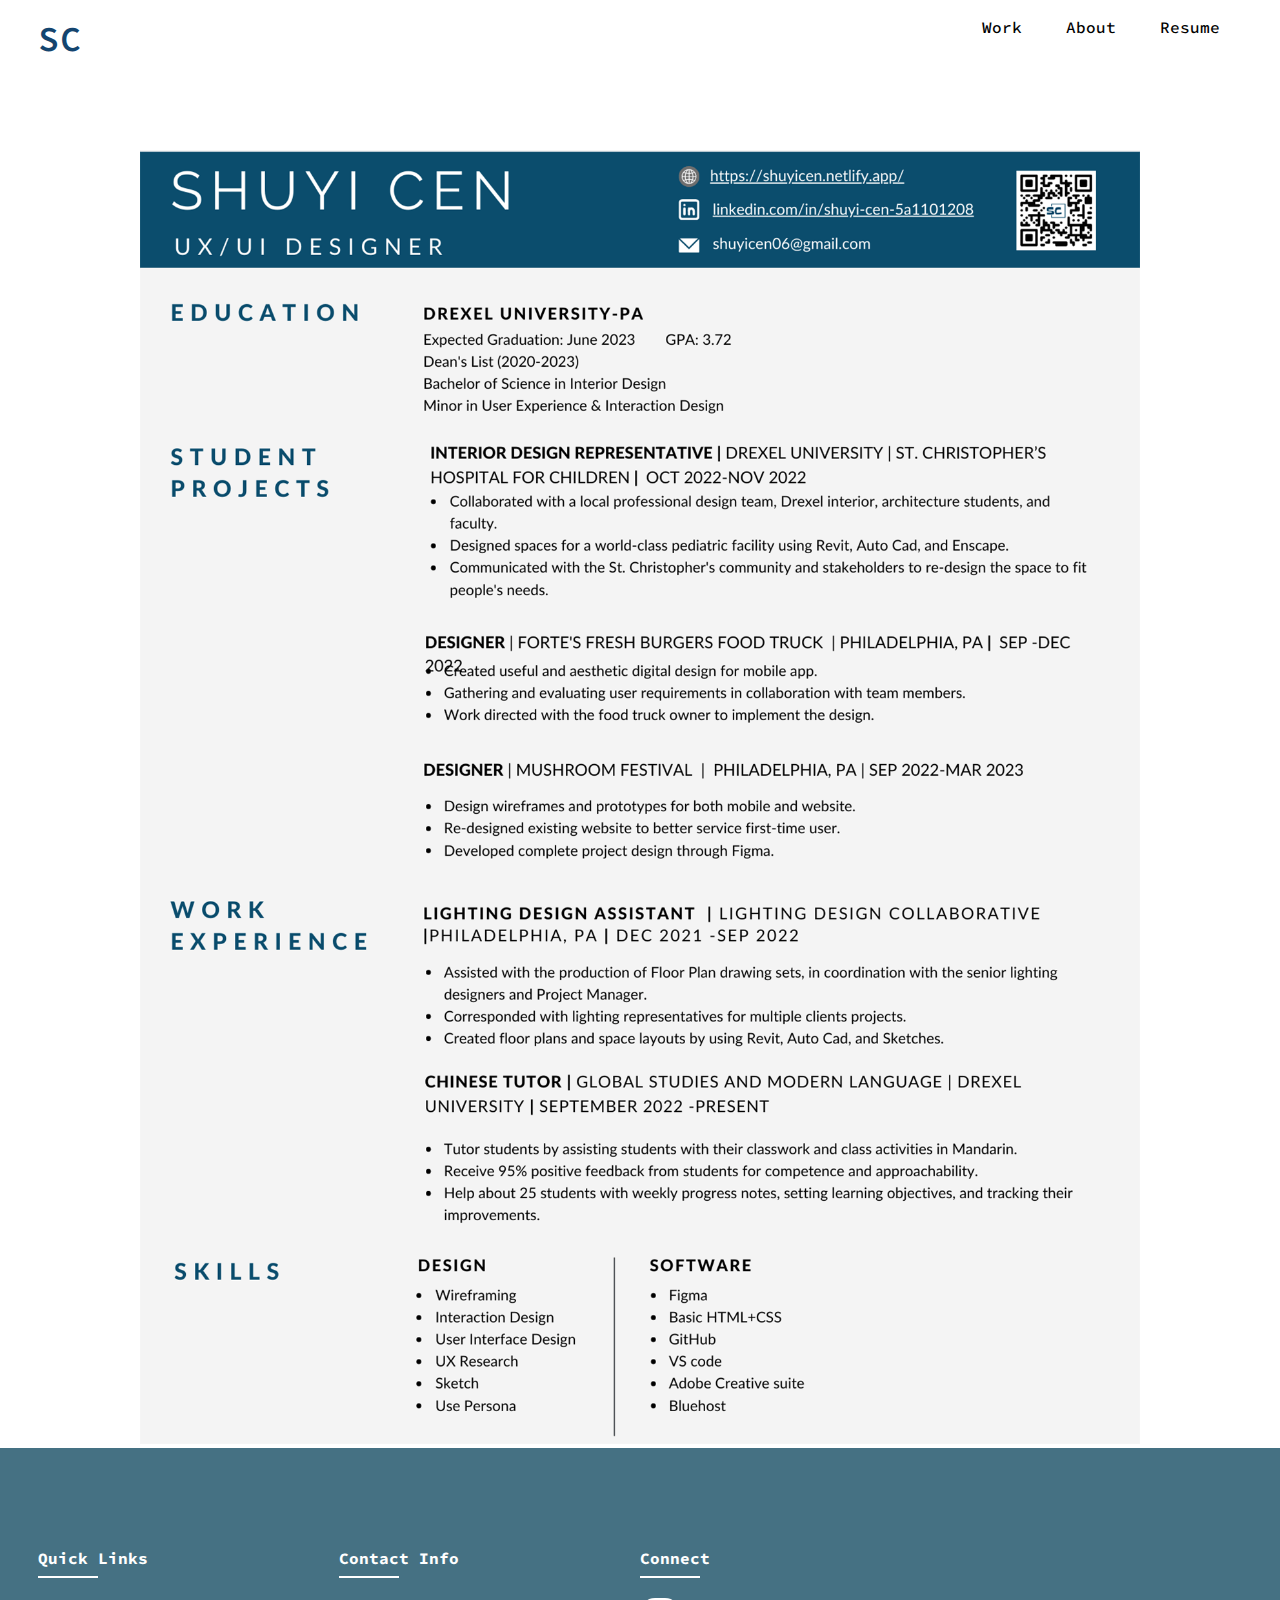
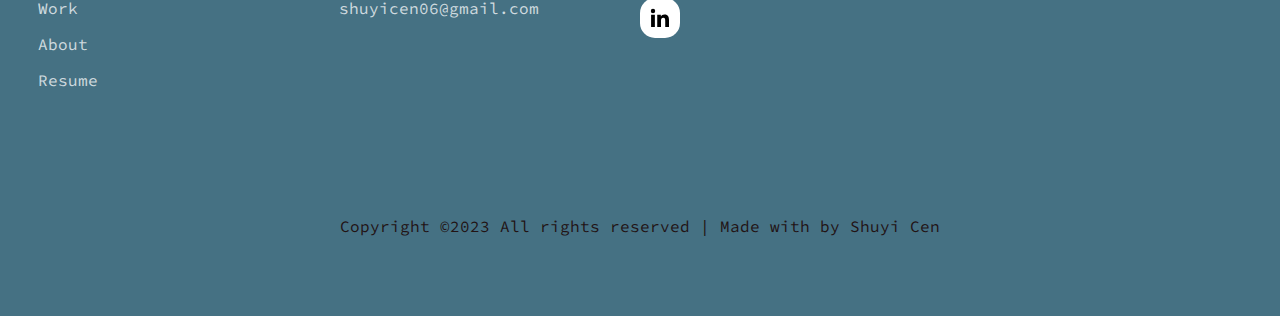
<file: resume.html>
<!DOCTYPE html>
<html lang="en">
	<head>
		<meta charset="UTF-8" />
		<meta http-equiv="X-UA-Compatible" content="IE=edge" />
		<meta name="viewport" content="width=device-width,initial-scale=1.0" />
		<title>Shuyi Cen's Portfolio</title>
		<link rel="shortcut icon" type="icon" href="image/logo.png" />
		<link rel="stylesheet" href="style.css" />

		<link rel="preconnect" href="https://fonts.googleapis.com" />
		<link rel="preconnect" href="https://fonts.gstatic.com" crossorigin />
		<link
			href="https://fonts.googleapis.com/css2?family=Source+Code+Pro:ital,wght@0,400;0,500;1,400;1,500&display=swap"
			rel="stylesheet"
		/>
	</head>
	<body>
		<!--header-->
		<header>
			<a href="index.html" class="logo">SC</a>
			<div class="bx bx-menu" id="menu-icon">
				<svg
					xmlns="http://www.w3.org/2000/svg"
					width="24"
					height="24"
					viewBox="0 0 24 24"
				>
					<path d="M4 6h16v2H4zm0 5h16v2H4zm0 5h16v2H4z"></path>
				</svg>
			</div>

			<ul class="navbar">
				<li><a href="index.html">Work</a></li>
				<li><a href="about.html">About</a></li>
				<li><a href="resume.html">Resume</a></li>
			</ul>
		</header>
		<!-- end header -->
		<div class="resume">
			<picture>
				<source media="(max-width: 650px)" srcset="resume-650.png" />
				<source media="(max-width: 1000px)" srcset="image/resume-1000.png" />
				<source media="(max-width: 1550px)" srcset="image/resume-1550.png" />
				<img src="image/resume-1550.png" alt="resume" class="center" />
			</picture>
		</div>
		<!-- footer -->
		<section id="contact">
			<div class="footer">
				<div class="main">
					<div class="list">
						<h4>Quick Links</h4>
						<ul>
							<li><a href="index.html">Work</a></li>
							<li><a href="about.html">About</a></li>
							<li><a href="resume.html">Resume</a></li>
						</ul>
					</div>

					<div class="list">
						<h4>Contact Info</h4>
						<ul>
							<li><a href="#">shuyicen06@gmail.com</a></li>
						</ul>
					</div>

					<div class="list">
						<h4>Connect</h4>
						<div class="social">
							<a href="https://www.linkedin.com/in/shuyi-cen-5a1101208"
								><i class="bx bxl-linkedin"></i>
								<svg
									xmlns="http://www.w3.org/2000/svg"
									width="24"
									height="24"
									viewBox="0 0 24 24"
								>
									<circle cx="4.983" cy="5.009" r="2.188"></circle>
									<path
										d="M9.237 8.855v12.139h3.769v-6.003c0-1.584.298-3.118 2.262-3.118 1.937 0 1.961 1.811 1.961 3.218v5.904H21v-6.657c0-3.27-.704-5.783-4.526-5.783-1.835 0-3.065 1.007-3.568 1.96h-.051v-1.66H9.237zm-6.142 0H6.87v12.139H3.095z"
									></path>
								</svg>
							</a>
						</div>
					</div>
				</div>
			</div>
			<div class="end-text">
				<p>Copyright ©2023 All rights reserved | Made with by Shuyi Cen</p>
			</div>
		</section>

		<script type="text/javascript" src="script.js"></script>
	</body>
</html>
</file>
<file: style.css>
* {
	margin: 0;
	padding: 0;
	box-sizing: border-box;
	font-family: "Source Code Pro", monospace;
	text-decoration: none;
	list-style: none;
	scroll-behavior: smooth;
}
/* 
body,
html {
	overflow-x: hidden;
} */

:root {
	--bg-color: #fff;
	--text-color: #221314;
	--second-color: #5a7184;
	--main-color: rgb(69, 113, 131);
	--big-font: 6rem;
	--h2-font: 3rem;
	--p-font: 1.1rem;
}

body {
	background: var(--bg-color);
	color: var(--text-color);
	width: 100%;
}

/* .wrapper {
	width: 90%;
	margin: 0 auto;
} */
/* .home {
	position: relative;
	width: 100%;
	height: 100vh;
	background-image: url("image/frontpage-1550.png");
	background-size: cover;
	background-position: center;
	display: grid;
	grid-template-columns: repeat(1, 1fr);
	align-items: center;
} */

.home-btn {
	display: inline-block;
	font-size: 16px;
	padding: 15px 30px;
	background: #ead311;
	color: black;
	border-radius: 20px;
	transition: ease 0.4s;
	text-transform: uppercase;
	position: absolute;
	bottom: 20%;
	left: 30%;
}

.home-btn:hover {
	background: #14456f;
	color: white;
	transform: scale(1.1);
}
header {
	position: fixed;
	top: 0;
	right: 0;
	width: 100%;
	z-index: 1000;
	display: flex;
	align-items: left;
	justify-content: space-between;
	background: transparent;
	padding: 30px 18%;
	transition: ease 0.4s;
	background-color: var(--bg-color);
}

.logo {
	font-size: 35px;
	font-weight: 600;
	letter-spacing: 1px;
	color: #14456f;
	left: 10;
}

.navbar {
	display: flex;
}

.navbar a {
	color: black;
	font-size: var(--p-font);
	font-weight: 500;
	padding: 10px 22px;
	border-radius: 4px;
	transition: ease 0.4s;
}

.navbar a:hover {
	background: var(--bg-color);
	color: var(--text-color);
	box-shadow: 5px 10px 30px rgb(85 85 85 /20%);
	border-radius: 4px;
}

#menu-icon {
	color: black;
	font-size: 35px;
	z-index: 10001;
	cursor: pointer;
	display: none;
}
section {
	padding: 80px 18%;
}

header .sticky {
	background-color: white;
	padding: 10px 18%;
	box-shadow: rgba(33, 35, 38, 0.1) 0px 10px 10px -10px;
}

.sticky .logo {
	color: black;
}
.sticky .navbar a {
	color: black;
}

.gallery {
	margin-top: 10rem;
	margin-bottom: 0rem;
}

.title {
	text-align: center;
}

.title h2 {
	font-size: var(--h2-font);
	line-height: 1.2;
}

.projects-content {
	display: grid;
	grid-template-columns: repeat(auto-fit, minmax(200px, auto));
	grid-gap: 2rem;
	align-items: center;
	margin: 0 auto;
	padding: -1%;
	/*  */
}

.thum {
	position: relative;
	transition: all 0.3s cubic-bezier(0.445, 0.05, 0.55, 0.95);
	will-change: filter;
	cursor: pointer;
}

.thum img {
	width: 100%;
	height: auto;
	border-radius: 30px;
}

.thum h3 {
	position: absolute;
	font-size: 20px;
	font-weight: 600;
	text-align: center;
}

.thum:hover {
	filter: brightness(100%), hue-rotate(45deg);
	transform: scale(1.04);
}

.major-content {
	display: grid;
	grid-template-columns: repeat(auto-fit, minmax(340px, auto));
	grid-gap: 2rem;
	align-items: center;
	margin-top: 0rem;
	margin-left: 5rem;
	margin-right: 5rem;
	margin-bottom: 5rem;
}

.col-content {
	position: relative;
}

.col-content img {
	width: 100%;
	height: 500px;
	object-fit: cover;
	border-radius: 15px;
	filter: brightness(80%);
	transition: all 0.3s cubic-bezier(0.495, 0.05, 0.55, 0.95);
	will-change: filter;
}

.col-content h1 {
	position: absolute;
	font-size: 22px;
	font-weight: 500;
	color: var(--bg-color);
	left: 15px;
	bottom: 60px;
}

.col-content img:hover {
	filter: brightness(100%), hue-rotate(45deg);
	transform: scale(1.04);
	cursor: pointer;
}

.down {
	position: absolute;
	bottom: 1%;
	left: 50%;
	transform: translate(-50%, -50%);
	width: 40px;
	color: #14456f;
}

.front {
	align-items: center;
	display: flex;
	justify-content: center;
	margin: 0 auto;
	max-width: 1000px;
}

.front img {
	height: auto;
	width: 100%;
	margin-top: 1%;
}

/* About Page */

.about-left {
	background: #7f99ab;
	display: flex;
	flex-direction: column;
	align-items: center;
	justify-content: center;
	height: 100vh;
}

.about-left-content > div {
	background: #397bad;
	padding: 4rem 4rem 2.5rem 5rem;
	text-align: center;
}

.about-left-content {
	box-shadow: 0px 0px 18px -1px rgba(0, 0, 0, 0.39);
	-webkit-box-shadow: 0px 0px 18px -1px rgba(0, 0, 0, 0.39);
	-moz-box-shadow: 0px 0px 18px -1px rgba(0, 0, 0, 0.39);
}

.about-img img {
	display: block;
	width: 200px;
}

.about-img {
	width: 200px;
	height: 200px;
	overflow: hidden;
	border-radius: 50%;
	transition: all 0.5s ease-in-out;
}

.shadow {
	margin-left: auto;
	margin-right: auto;
	border-radius: 50%;
	width: 200px;
	height: 200px;
	position: relative;
	cursor: pointer;
}

.shadow::after {
	content: "";
	position: absolute;
	background: rgba(0, 0, 0, 0.4);
	left: 50%;
	transform: translateX(-50%);
	bottom: -20px;
	height: 7px;
	width: 50px;
	filter: blur(3px);
	-webkit-filter: blur(3px);
	opacity: 0;
	transition: all 0.6s ease;
}

.shadow:hover .about-img {
	transform: translateY(-10px);
}

.shadow:hover::after {
	opacity: 1;
}

.about-left-content h3 {
	font-size: 2rem;
	margin: 2.2rem 0 0.6rem 0;
	line-height: 1.5;
	padding-bottom: 1rem;
	border-bottom: 2px solid #edffec;
}

.about-left-content p {
	text-transform: uppercase;
	font-weight: 300;
	line-height: 1.5;
	margin-top: 1.2rem;
}

.about-right {
	background: #fff;
	display: flex;
	flex-direction: column;
	align-items: center;
	justify-content: center;
	padding: 0 5rem;
	height: 110vh;
	text-align: center;
}

.about-right h1 {
	font-size: 5rem;
	font-family: "Gill Sans", "Gill Sans MT", Calibri, "Trebuchet MS", sans-serif;
}

.about-right h1 span {
	color: rgb(113, 217, 194);
}

.about-right h2 {
	font-size: 18px;
}

.about-right h3 {
	font-weight: 600;
	font-size: 16px;
	font-family: "Gill Sans", "Gill Sans MT", Calibri, "Trebuchet MS", sans-serif;
}

.about-para p {
	font-weight: 300;
	padding: 0.5rem;
	opacity: 0.8;
	text-align: left;
}

@media screen and (min-width: 992px) {
	.about-wrapper {
		display: grid;
		grid-template-columns: repeat(2, 1fr);
	}
}

/*resume page*/
.resume {
	align-items: center;
	display: flex;
	justify-content: center;
	margin: 0 auto;
	max-width: 1000px;
}

.resume img {
	height: auto;
	width: 100%;
	margin-top: 15%;
}

/* office design page */
.header2 {
	margin: 100px 510px 50px 120px;
	padding: 30px 6%;
	background-color: #ead311;
}
.header {
	margin: 100px 510px 50px 120px;
	width: 80%;
	padding: 10px;
	text-align: center;
	color: #14456f;
}
.header h2 {
	font-size: 30px;
}
.header p {
	width: 100%;
	margin-top: 20px;
	margin-left: 20px;
	padding: 10px;
	text-align: left;
	line-height: 1.5;
	color: black;
	font-family: system-ui, -apple-system, BlinkMacSystemFont, "Segoe UI", Roboto,
		Oxygen, Ubuntu, Cantarell, "Open Sans", "Helvetica Neue", sans-serif;
}

.header h4 {
	font-size: 20px;
	text-align: left;
	color: #14456f;
	width: 100%;
	margin-top: 20px;
	margin-left: 20px;
	padding: 10px;
}

.header2 p {
	width: 100%;
	margin-top: 10px;
	padding: 5px 4%;
}

.work {
	width: 100%;
	text-align: center;
}

.work img {
	margin: 1%;
	width: 70%;
}

.header3 {
	padding: 30px 6%;
	margin: 100px 0 80px 40px;
}

.header3 p {
	width: 100%;
	margin-top: 10px;
}

.plan {
	align-items: center;
	display: flex;
	justify-content: center;
	margin: 0 auto;
	max-width: 1000px;
}

.plan img {
	height: auto;
	width: 100%;
	margin-top: 1%;
}

.work2 {
	text-align: center;
	width: 100%;
}

.work2 img {
	margin: 1%;
	width: 45%;
}

.work3 {
	width: 100%;
	text-align: center;
}

.work3 img {
	margin: 1%;
	width: 90%;
}

.work4 {
	width: 100%;
	text-align: center;
}

.work4 img {
	margin: 1%;
	width: 50%;
}

/*contact*/
.contact-page {
	width: 100%;
	max-width: 1400px;
	height: 100vh;
	padding: 50px;
	display: flex;
	align-items: flex-start;
	justify-content: center;
	flex-wrap: wrap;
	background-size: cover;
	background-image: url(image/contact-780.png);
}

h5 {
	width: 100%;
	margin-top: 7rem;
	text-transform: uppercase;
	text-align: center;
	font-size: 60px;
	color: var(--text-color);
}

.contact-info,
.contact-form {
	flex: 1;
}

.item {
	margin-bottom: 24px;
	font-size: 15px;
	color: var(--text-color);
}

.contact-form {
	display: flex;
	flex-wrap: wrap;
	justify-content: space-between;
}

.textb {
	width: calc(50% - 10px);
	height: 50px;
	padding: 12px;
	background-color: var(--bg-color);
	border: none;
	margin-bottom: 20px;
}

textarea {
	width: 100%;
	min-height: 200px;
	max-height: 400px;
	resize: vertical;
	padding: 12px;
	background-color: var(--bg-color);
	border: none;
	margin-bottom: 20px;
}

@media screen and (max-width: 980px) {
	.contact-page {
		max-width: 800px;
	}

	h5 {
		font-size: 40px;
		margin-bottom: 40px;
	}
}

/* footer */
#contact {
	background: var(--main-color);
}

.main {
	display: flex;
	flex-wrap: wrap;
}

.footer {
	padding: 20px 0;
}

.list {
	width: 25%;
}

.list h4 {
	font-size: 16px;
	color: var(--bg-color);
	margin-bottom: 30px;
	position: relative;
}

.list h4::before {
	content: "";
	position: absolute;
	height: 2px;
	width: 60px;
	left: 0;
	bottom: -10px;
	background: var(--bg-color);
}

.list ul li:not(last-child) {
	margin-bottom: 16px;
}

.list ul li a {
	font-size: 14px;
	color: #ffffffbf;
	font-size: var(--p-font);
	display: block;
	transition: 0.3s;
}

.list ul li a:hover {
	color: var(--bg-color);
	transform: translateX(14px);
}

.social a {
	height: 40px;
	width: 40px;
	background: var(--bg-color);
	color: var(--main-color);
	display: inline-flex;
	align-items: center;
	justify-content: center;
	font-size: 20px;
	border-radius: 15px;
	transition: 0.3s;
	margin-right: 10px;
}

.social a:hover {
	transform: scale(1.1);
}

.end-text {
	text-align: center;
	padding-top: 90px;
}

.end text p {
	font-size: 10px;
	color: var(--bg-color);
	letter-spacing: 1px;
}

@media (max-width: 1400px) {
	header {
		padding: 17px 3%;
		transition: 0.2s;
	}

	header .sticky {
		padding: 10px 3%;
		transition: 0.2s;
	}

	section {
		padding: 80px 3%;
		transition: 0.2s;
	}

	:root {
		--big-font: 4.5rem;
		--h2-font: 2.3rem;
		--p-font: 1rem;
		transition: 0.2s;
	}
}
@media (max-width: 1040px) {
	#menu-icon {
		display: block;
	}
	.stick #menu-icon {
		color: var(--text-color);
	}
	.home {
		height: 88vh;
	}
	.navbar {
		position: absolute;
		top: 0;
		right: -100%;
		width: 270px;
		height: 120vh;
		background: #2761a4;
		display: flex;
		flex-direction: column;
		align-items: center;
		padding: 150px 30px;
		transition: 0.5s all;
		opacity: 80%;
	}
	.navbar a {
		display: block;
		margin: 1.2rem 0;
	}

	.sticky .navbar a {
		color: var(--bg-color);
	}

	.navbar a :hover {
		color: black;
	}
	.open {
		right: 0;
	}
	.list {
		width: 50%;
		margin-bottom: 12px;
	}
}

@media (max-width: 575px) {
	.list {
		width: 100%;
	}
	:root {
		--big-font: 3.8rem;
		--h2-font: 1.8rem;
		transition: 0.2s;
	}
	.text {
		text-align: center;
	}

	.home {
		height: 85vh;
		transition: 0.2s;
	}
}
</file>
